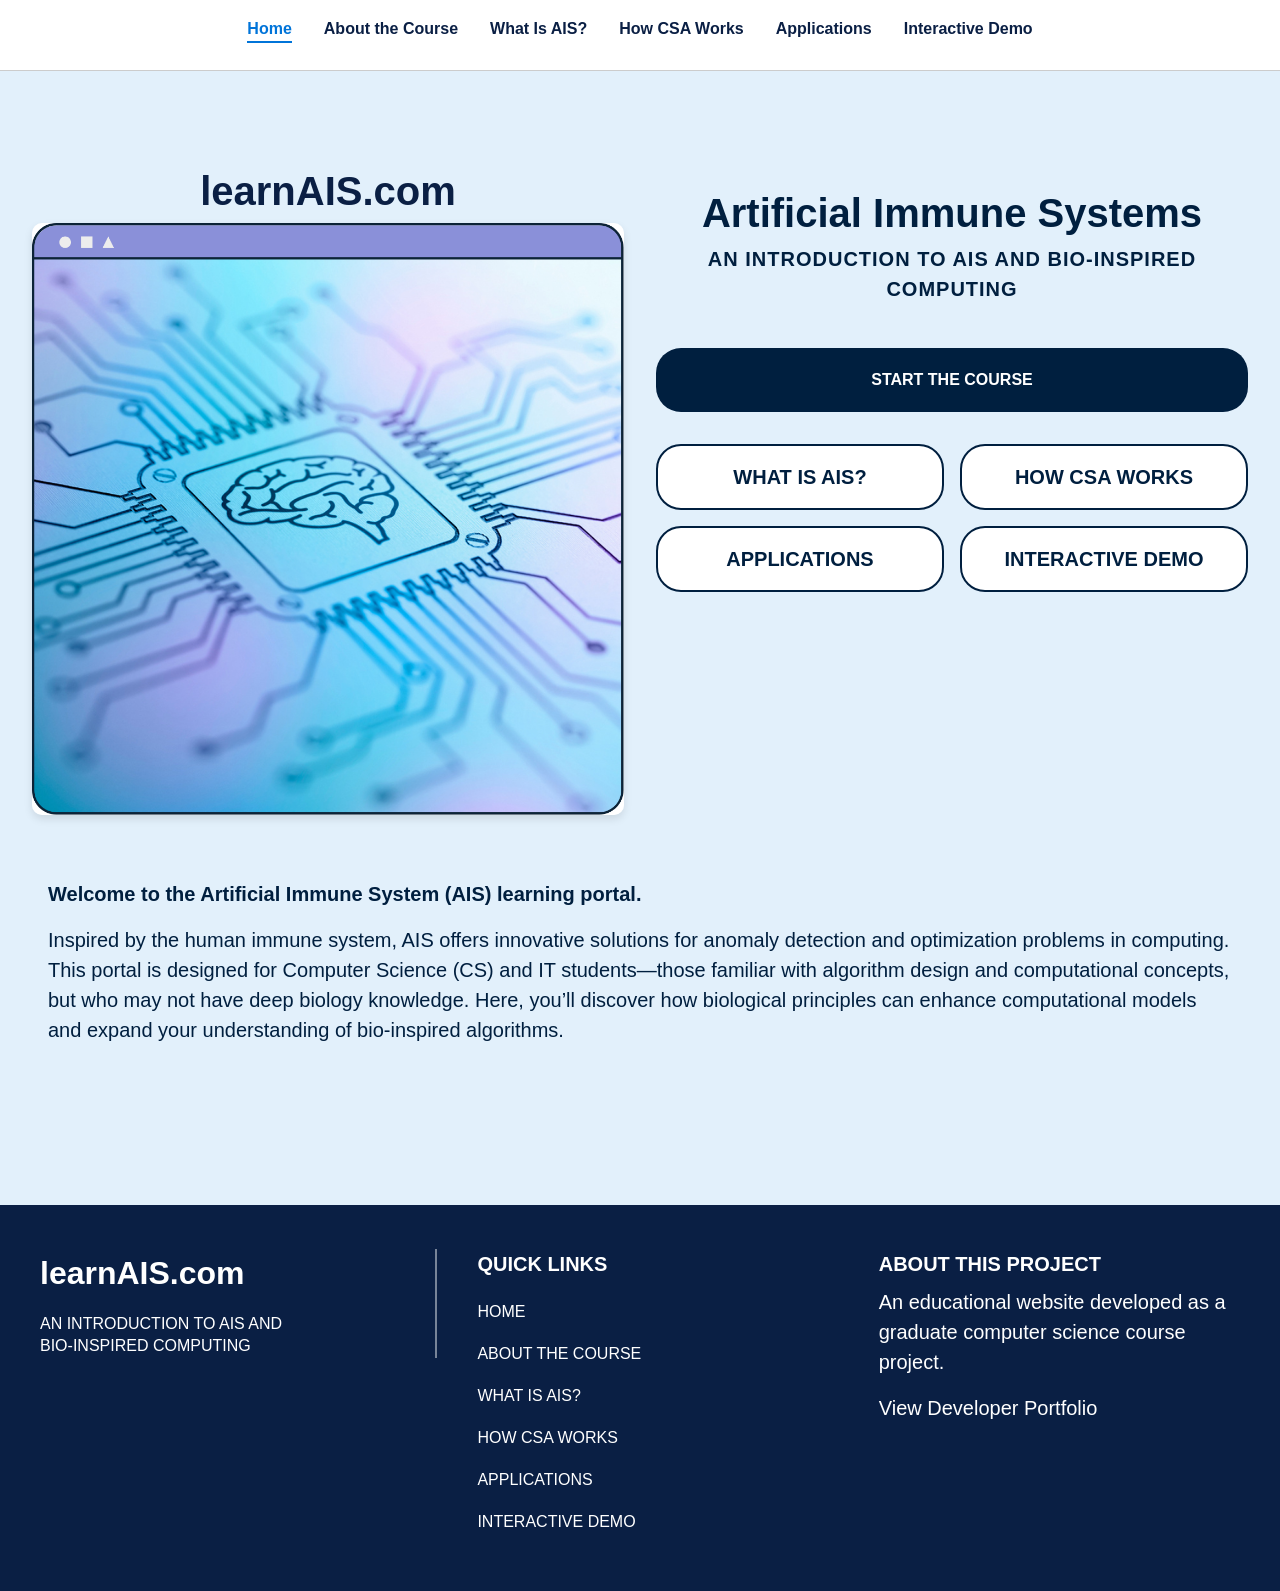
<file: index.html>
<!DOCTYPE html>
<html lang="en">
<head>
  <meta charset="UTF-8" />
  <meta name="viewport" content="width=device-width, initial-scale=1.0"/>
    <title>learnAIS.com – Home</title>
  <link rel="stylesheet" href="styles.css" />
</head>
<body>
  <!-- ───────────────────────────────────────────────────────────────────────────
       NAVIGATION BAR
       same as all other pages
  ─────────────────────────────────────────────────────────────────────────── -->
  <header class="site-header">
    <nav class="navbar">
      <ul class="nav-list">
        <li><a href="index.html"class="active">Home</a></li>
        <li><a href="about-the-course.html" >About the Course</a></li>
        <li><a href="what-is-ais.html">What Is AIS?</a></li>
        <li><a href="how-csa-works.html">How CSA Works</a></li>
        <li><a href="applications.html">Applications</a></li>
        <li><a href="interactive-demo.html">Interactive Demo</a></li>
      </ul>
    </nav>
  </header>

  <!-- ───────────────────────────────────────────────────────────────────────────
       MAIN CONTENT
  ─────────────────────────────────────────────────────────────────────────── -->

<main>
    <div class="container">
     <div class="inner">
      <section class="main-container">
    
        <!-- Left Side: Logo + Hero Image -->
        <div class="hero-left">
          <h1>learnAIS.com</h1>
          <img
            src="images/Image-Home.png"
            alt="Illustration of a circuit board with a brain icon"
          />
        </div>

        <!-- Right Side: Heading + Subtitle + Buttons -->
        <div class="hero-right">
          <div class="text-block">
            <h2>Artificial Immune Systems</h2>
            <h3>AN INTRODUCTION TO AIS AND BIO-INSPIRED COMPUTING</h3>
          </div>

          <!-- 1) START THE COURSE button – full width -->
          <div class="start-course-wrapper">
            <a href="about-the-course.html" class="btn-primary">
              START THE COURSE
            </a>
          </div>

          <!-- 2) Four secondary buttons arranged in a 2×2 grid -->
          <div class="secondary-buttons">
            <a href="what-is-ais.html" class="btn-secondary">WHAT IS AIS?</a>
            <a href="how-csa-works.html" class="btn-secondary">HOW CSA WORKS</a>
            <a href="applications.html" class="btn-secondary">APPLICATIONS</a>
            <a href="interactive-demo.html" class="btn-secondary">
              INTERACTIVE DEMO
            </a>
        </div>
      </div>


<!-- ====================================
     WELCOME PARAGRAPH
===================================== -->

<div class="container">
  <div class="hero-copy">
    <p class="intro-bold">
      Welcome to the Artificial Immune System (AIS) learning portal.
    </p>

    <p>
      Inspired by the human immune system, AIS offers innovative
      solutions for anomaly detection and optimization problems
      in computing. This portal is designed for Computer Science
      (CS) and IT students—those familiar with algorithm design
      and computational concepts, but who may not have deep
      biology knowledge. Here, you’ll discover how biological
      principles can enhance computational models and expand
      your understanding of bio-inspired algorithms.
    </p>
  </div>
</div>

      </section>
    </div>
  </div>
</main>


  <!-- ───────────────────────────────────────────────────────────────────────────
       FOOTER
       same as all other pages
  ─────────────────────────────────────────────────────────────────────────── -->
  <footer class="site-footer">
    <div class="footer-container">
      <div class="footer-logo-block">
        <span class="footer-logo-text">learnAIS.com</span>
        <p class="footer-tagline">AN INTRODUCTION TO AIS AND BIO-INSPIRED COMPUTING</p>
      </div>
      <div class="footer-quicklinks">
        <h3>QUICK LINKS</h3>
        <ul>
         <li><a href="index.html">HOME</a></li> 
         <li><a href="about-the-course.html">ABOUT THE COURSE</a></li>
          <li><a href="what-is-ais.html">WHAT IS AIS?</a></li>
          <li><a href="how-csa-works.html">HOW CSA WORKS</a></li>
          <li><a href="applications.html">APPLICATIONS</a></li>
          <li><a href="interactive-demo.html">INTERACTIVE DEMO</a></li>
        </ul>
      </div>
      
      <div class="footer-contact">
        <h3>ABOUT THIS PROJECT</h3>

        <p>
          An educational website developed as a
          graduate computer science course project.
        </p>

        <p>
          <a href="https://avenpacha.github.io/">
            View Developer Portfolio
          </a>
        </p>
      </div>
    </div>
  </footer>
</body>
</html>
</body>
</html>
</file>
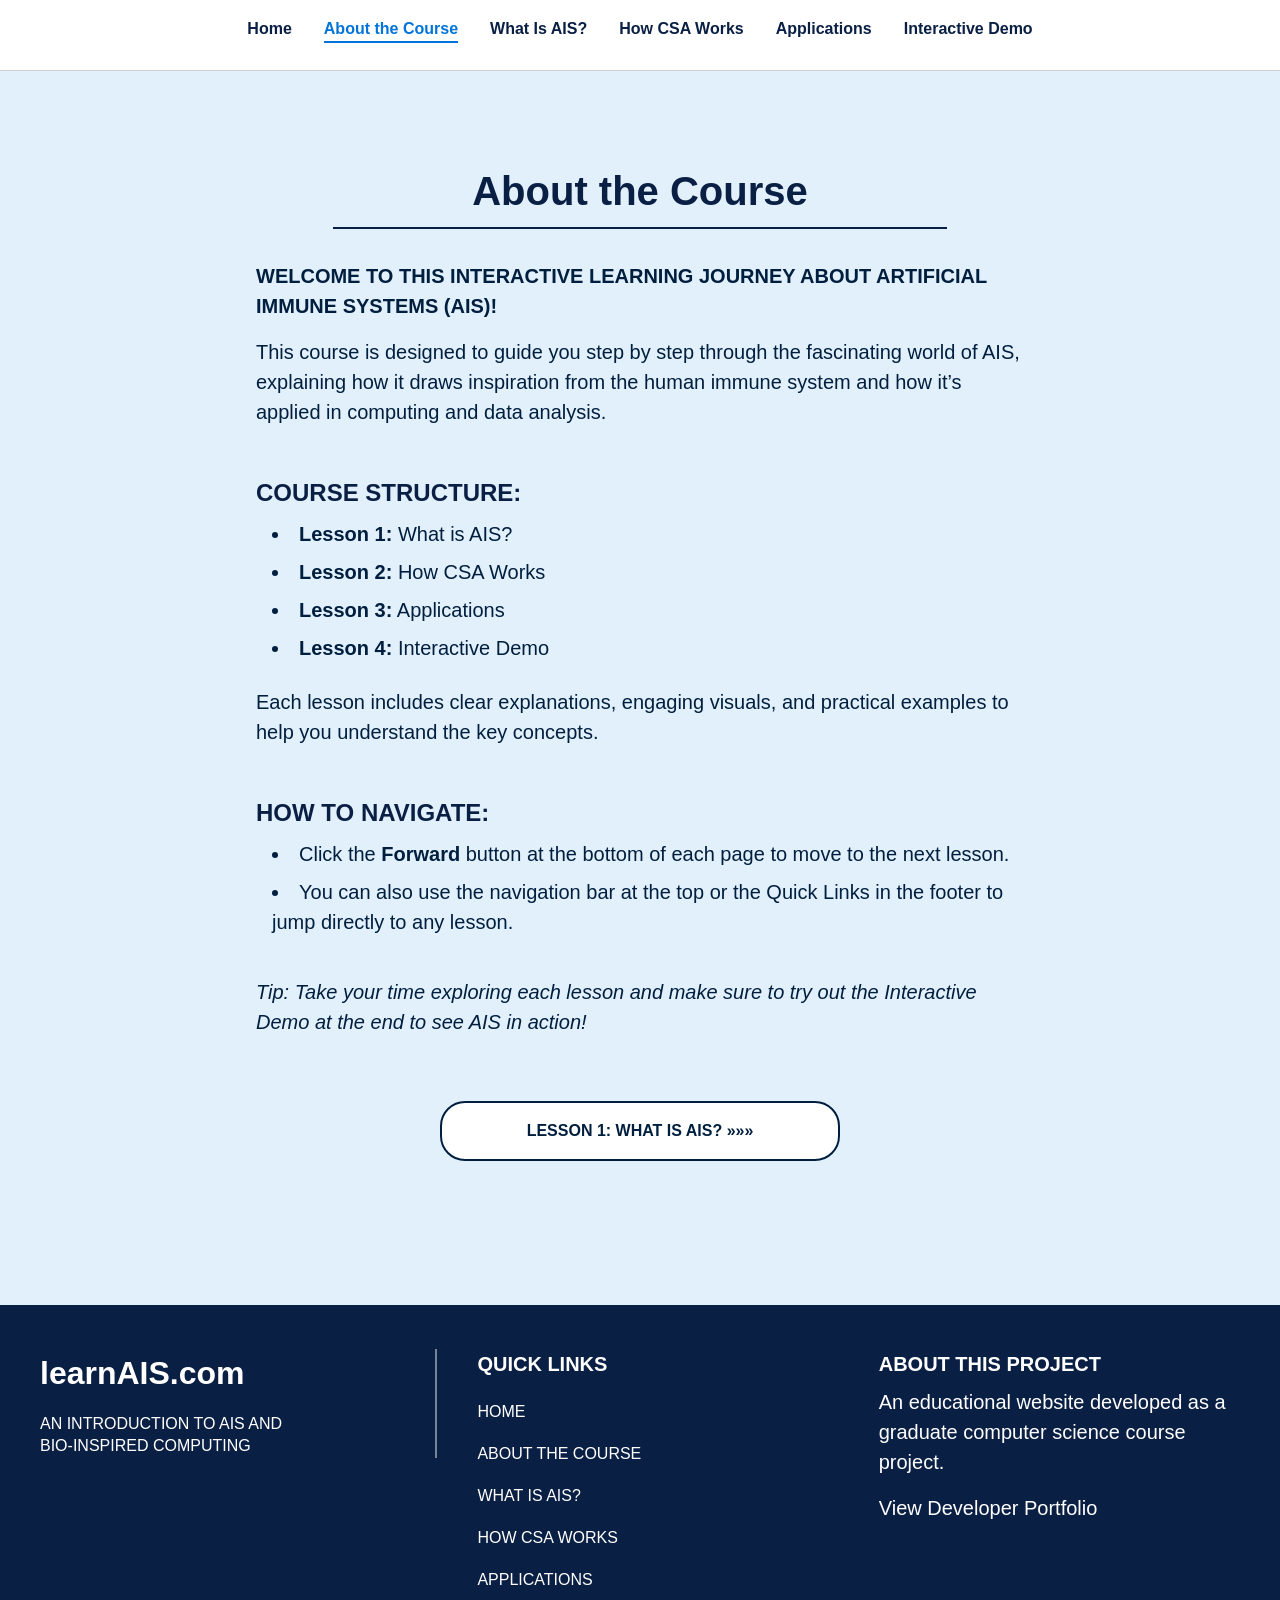
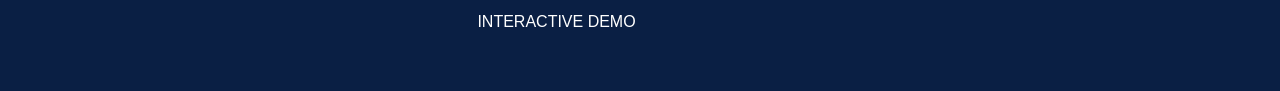
<file: about-the-course.html>
<!DOCTYPE html>
<html lang="en">
<head>
  <meta charset="UTF-8" />
  <meta name="viewport" content="width=device-width, initial-scale=1.0"/>
  <title>About the Course | learnAIS.com</title>
  <link rel="stylesheet" href="styles.css" />
</head>
<body>
  <!-- ───────────────────────────────────────────────────────────────────────────
       NAVIGATION BAR
       same as all other pages
  ─────────────────────────────────────────────────────────────────────────── -->
  <header class="site-header">
    <nav class="navbar">
      <ul class="nav-list">
        <li><a href="index.html">Home</a></li>
        <li><a href="about-the-course.html" class="active">About the Course</a></li>
        <li><a href="what-is-ais.html">What Is AIS?</a></li>
        <li><a href="how-csa-works.html">How CSA Works</a></li>
        <li><a href="applications.html">Applications</a></li>
        <li><a href="interactive-demo.html">Interactive Demo</a></li>
      </ul>
    </nav>
  </header>

  <!-- ───────────────────────────────────────────────────────────────────────────
       MAIN CONTENT
  ─────────────────────────────────────────────────────────────────────────── -->
  <main>
    <div class="container">
     <div class="inner">
      <section class="about-page">
    <section class="hero-section hero-single-col">
      <h1 class="page-title">About the Course</h1>
      <hr class="title-divider" />

      <div class="hero-copy">
        <p class="intro-bold">
          WELCOME TO THIS INTERACTIVE LEARNING JOURNEY ABOUT ARTIFICIAL IMMUNE SYSTEMS (AIS)!
        </p>
        <p>
          This course is designed to guide you step by step through the fascinating world of AIS,
          explaining how it draws inspiration from the human immune system and how it’s applied in
          computing and data analysis.
        </p>

        <h2 class="section-subtitle">COURSE STRUCTURE:</h2>
        <ul class="course-list">
          <li><strong>Lesson 1:</strong> What is AIS?</li>
          <li><strong>Lesson 2:</strong> How CSA Works</li>
          <li><strong>Lesson 3:</strong> Applications</li>
          <li><strong>Lesson 4:</strong> Interactive Demo</li>
        </ul>
        <p>
          Each lesson includes clear explanations, engaging visuals, and practical examples to help you
          understand the key concepts.
        </p>

        <h2 class="section-subtitle">HOW TO NAVIGATE:</h2>
        <ul class="course-list">
          <li>
            Click the <strong>Forward</strong> button at the bottom of each page to move to the next lesson.
          </li>
          <li>
            You can also use the navigation bar at the top or the Quick Links in the footer to jump
            directly to any lesson.
          </li>
        </ul>
        <p class="tip">
          Tip: Take your time exploring each lesson and make sure to try out the Interactive Demo at the
          end to see AIS in action!
        </p>

        <div class="forward-button-container">
          <a href="what-is-ais.html" class="btn-forward">
            LESSON 1: WHAT IS AIS? &#x00BB;&#x00BB;&#x00BB;
          </a>
        </div>
      </div>
    </section>
    </section>
    </div>
    </div>
  </main>

  <!-- ───────────────────────────────────────────────────────────────────────────
       FOOTER
       same as all other pages
  ─────────────────────────────────────────────────────────────────────────── -->
  <footer class="site-footer">
    <div class="footer-container">
      <div class="footer-logo-block">
        <span class="footer-logo-text">learnAIS.com</span>
        <p class="footer-tagline">AN INTRODUCTION TO AIS AND BIO-INSPIRED COMPUTING</p>
      </div>
      <div class="footer-quicklinks">
        <h3>QUICK LINKS</h3>
        <ul>
         <li><a href="index.html">HOME</a></li> 
         <li><a href="about-the-course.html">ABOUT THE COURSE</a></li>
          <li><a href="what-is-ais.html">WHAT IS AIS?</a></li>
          <li><a href="how-csa-works.html">HOW CSA WORKS</a></li>
          <li><a href="applications.html">APPLICATIONS</a></li>
          <li><a href="interactive-demo.html">INTERACTIVE DEMO</a></li>
        </ul>
      </div>
      
      <div class="footer-contact">
        <h3>ABOUT THIS PROJECT</h3>

        <p>
          An educational website developed as a
          graduate computer science course project.
        </p>

        <p>
          <a href="https://avenpacha.github.io/">
            View Developer Portfolio
          </a>
        </p>
      </div>
    </div>
  </footer>
</body>
</html>
</body>
</html>
</file>
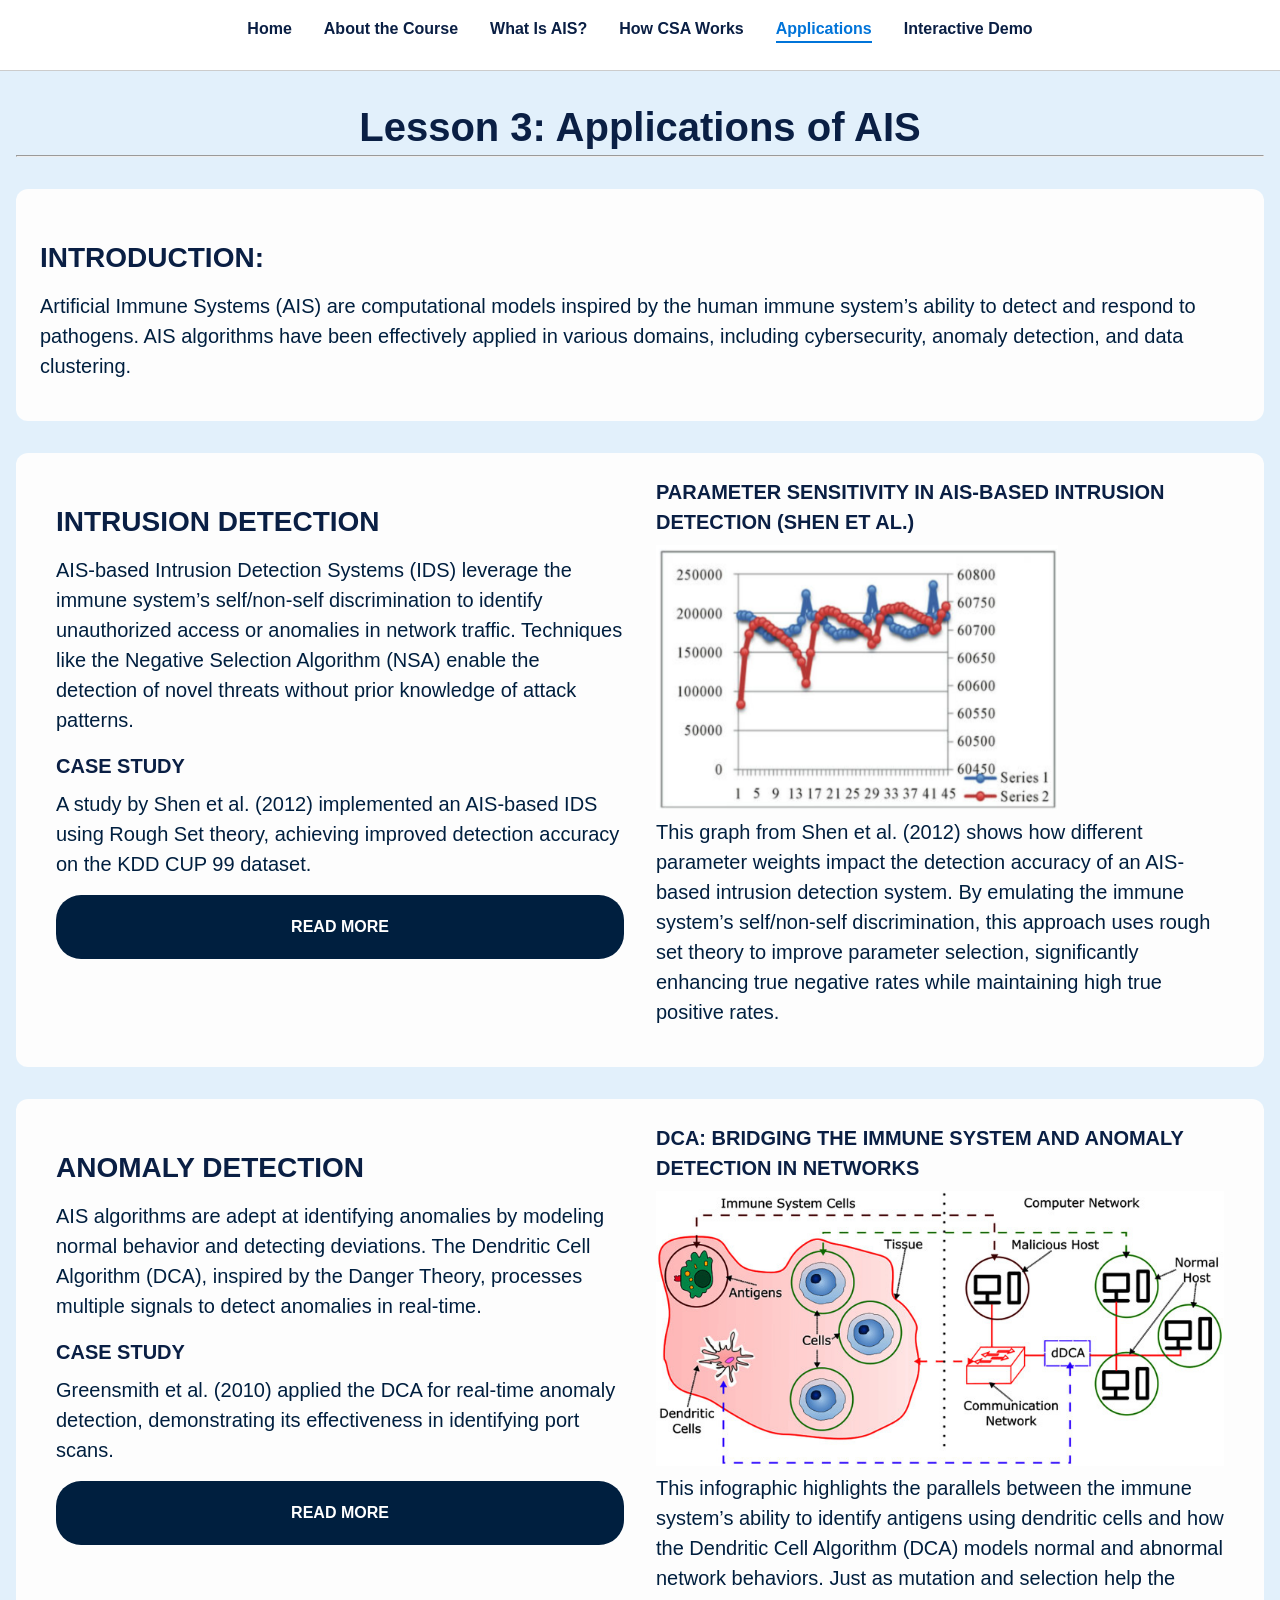
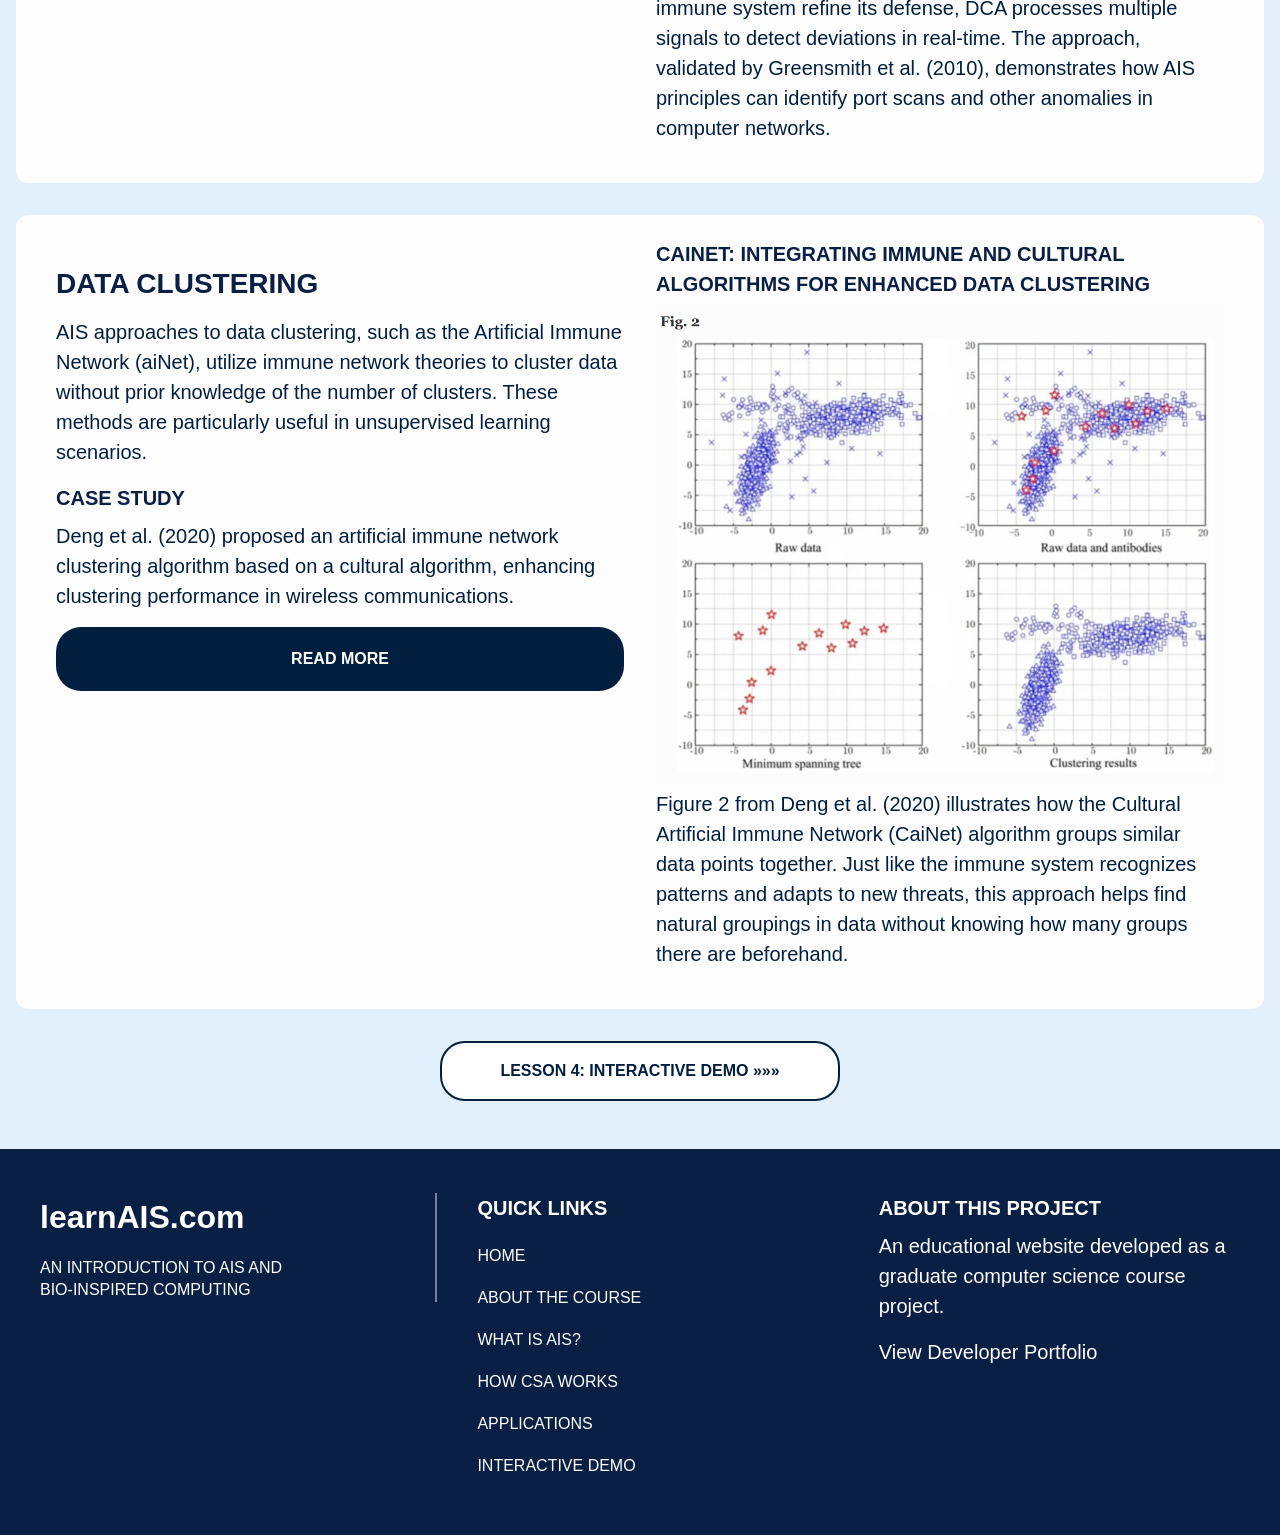
<file: applications.html>
<!DOCTYPE html>
<html lang="en">
<head>
  <meta charset="UTF-8" />
  <meta name="viewport" content="width=device-width, initial-scale=1.0" />
  <title>learnAIS.com – Applications</title>
  <link rel="stylesheet" href="styles.css" />
</head>
<body>
  <!-- ───────────────────────────────────────────────────────────────────────────
       NAVIGATION BAR  (same as all other pages)
  ─────────────────────────────────────────────────────────────────────────── -->
  <header class="site-header">
    <nav class="navbar">
      <ul class="nav-list">
        <li><a href="index.html">Home</a></li>
        <li><a href="about-the-course.html">About the Course</a></li>
        <li><a href="what-is-ais.html">What Is AIS?</a></li>
        <li><a href="how-csa-works.html">How CSA Works</a></li>
        <li><a href="applications.html" class="active">Applications</a></li>
        <li><a href="interactive-demo.html">Interactive Demo</a></li>
      </ul>
    </nav>
  </header>

  <!-- ───────────────────────────────────────────────────────────────────────────
       HEADER / PAGE TITLE
  ─────────────────────────────────────────────────────────────────────────── -->
  <header class="page-header">
    <div class="container">
      <h1 class="page-title">Lesson 3: Applications of AIS</h1>
      <hr class="title-underline" />
    </div>
  </header>

  <!-- ───────────────────────────────────────────────────────────────────────────
       MAIN CONTENT
  ─────────────────────────────────────────────────────────────────────────── -->
  <main class="container">
    <!-- ======================
         INTRODUCTION SECTION
         ====================== -->
    <div class="section-backdrop">
      <h2>INTRODUCTION:</h2>
      <p>
        Artificial Immune Systems (AIS) are computational models inspired by the human immune
        system’s ability to detect and respond to pathogens. AIS algorithms have been effectively
        applied in various domains, including cybersecurity, anomaly detection, and data clustering.
      </p>
    </div>

    <!-- ======================
         INTRUSION DETECTION BLOCK
         ====================== -->
   <div class="section-backdrop">
      <div class="row">
        <!-- LEFT COLUMN -->
        <div class="left-col">
          <h2>INTRUSION DETECTION</h2>
          <p>
            AIS-based Intrusion Detection Systems (IDS) leverage the immune system’s
            self/non-self discrimination to identify unauthorized access or anomalies in
            network traffic. Techniques like the Negative Selection Algorithm (NSA)
            enable the detection of novel threats without prior knowledge of attack patterns.
          </p>
          <h3>CASE STUDY</h3>
          <p>
            A study by Shen et al. (2012) implemented an AIS-based IDS using Rough Set theory,
            achieving improved detection accuracy on the KDD CUP 99 dataset.
          </p>
            <a href="https://www.scirp.org/journal/paperinformation?paperid=17496"class="btn-primary">
              READ MORE
            </a>
        </div>

    

        <!-- RIGHT COLUMN -->
        <div class="right-col">
          <h3>PARAMETER SENSITIVITY IN AIS-BASED INTRUSION DETECTION (SHEN ET AL.)</h3>
          <img
            src="images/Image-applications-A.png"
            alt="Parameter Sensitivity Graph"
            class="responsive-img"
          />
          <p>
            This graph from Shen et al. (2012) shows how different parameter weights impact the
            detection accuracy of an AIS-based intrusion detection system. By emulating the immune
            system’s self/non-self discrimination, this approach uses rough set theory to improve
            parameter selection, significantly enhancing true negative rates while maintaining
            high true positive rates.
          </p>
        </div>
      </div>
    </div>

    <!-- ======================
         ANOMALY DETECTION BLOCK
         ====================== -->
    <div class="section-backdrop">
      <div class="row">
        <!-- LEFT COLUMN -->
        <div class="left-col">
          <h2>ANOMALY DETECTION</h2>
          <p>
            AIS algorithms are adept at identifying anomalies by modeling normal behavior and
            detecting deviations. The Dendritic Cell Algorithm (DCA), inspired by the Danger Theory,
            processes multiple signals to detect anomalies in real-time.
          </p>
          <h3>CASE STUDY</h3>
          <p>
            Greensmith et al. (2010) applied the DCA for real-time anomaly detection,
            demonstrating its effectiveness in identifying port scans.
          </p>
          <a href="https://arxiv.org/abs/1001.2411"class="btn-primary">
              READ MORE
            </a>
        </div>

        <!-- RIGHT COLUMN -->
        <div class="right-col">
          <h3>DCA: BRIDGING THE IMMUNE SYSTEM AND ANOMALY DETECTION IN NETWORKS</h3>
          <img
            src="images/Image-applications-B.png"
            alt="DCA Infographic"
            class="responsive-img"
          />
          <p>
            This infographic highlights the parallels between the immune system’s ability to identify
            antigens using dendritic cells and how the Dendritic Cell Algorithm (DCA) models normal
            and abnormal network behaviors. Just as mutation and selection help the immune system
            refine its defense, DCA processes multiple signals to detect deviations in real-time.
            The approach, validated by Greensmith et al. (2010), demonstrates how AIS principles can
            identify port scans and other anomalies in computer networks.
          </p>
        </div>
      </div>
    </div>

    <!-- ======================
         DATA CLUSTERING BLOCK
         ====================== -->
    <div class="section-backdrop">
      <div class="row">
        <!-- LEFT COLUMN -->
        <div class="left-col">
          <h2>DATA CLUSTERING</h2>
          <p>
            AIS approaches to data clustering, such as the Artificial Immune Network (aiNet),
            utilize immune network theories to cluster data without prior knowledge of the number
            of clusters. These methods are particularly useful in unsupervised learning scenarios.
          </p>
          <h3>CASE STUDY</h3>
          <p>
            Deng et al. (2020) proposed an artificial immune network clustering algorithm based
            on a cultural algorithm, enhancing clustering performance in wireless communications.
          </p>
          <a href="https://jwcn-eurasipjournals.springeropen.com/articles/10.1186/s13638-020-01779-1"class="btn-primary">
              READ MORE
            </a>
        </div>

        <!-- RIGHT COLUMN -->
        <div class="right-col">
          <h3>CAINET: INTEGRATING IMMUNE AND CULTURAL ALGORITHMS FOR ENHANCED DATA CLUSTERING</h3>
          <img
            src="images/Image-applications-C.png"
            alt="CaiNet Clustering Figure"
            class="responsive-img"
          />
          <p>
            Figure 2 from Deng et al. (2020) illustrates how the Cultural Artificial Immune Network
            (CaiNet) algorithm groups similar data points together. Just like the immune system
            recognizes patterns and adapts to new threats, this approach helps find natural groupings
            in data without knowing how many groups there are beforehand.
          </p>
        </div>
      </div>
    </div>

    <!-- LESSON NAVIGATION / FORWARD BUTTON -->
    <div class="forward-button-container">
      <a href="interactive-demo.html" class="btn-forward">
        LESSON 4: INTERACTIVE DEMO »»»
      </a>
    </div>
  </main>

  <!-- ─────────────────────────────────────────────────────────────────────────── 
       FOOTER  (same as all other pages)
  ─────────────────────────────────────────────────────────────────────────── -->
   <footer class="site-footer">
    <div class="footer-container">
      <div class="footer-logo-block">
        <span class="footer-logo-text">learnAIS.com</span>
        <p class="footer-tagline">AN INTRODUCTION TO AIS AND BIO-INSPIRED COMPUTING</p>
      </div>
      <div class="footer-quicklinks">
        <h3>QUICK LINKS</h3>
        <ul>
         <li><a href="index.html">HOME</a></li> 
         <li><a href="about-the-course.html">ABOUT THE COURSE</a></li>
          <li><a href="what-is-ais.html">WHAT IS AIS?</a></li>
          <li><a href="how-csa-works.html">HOW CSA WORKS</a></li>
          <li><a href="applications.html">APPLICATIONS</a></li>
          <li><a href="interactive-demo.html">INTERACTIVE DEMO</a></li>
        </ul>
      </div>
      
      <div class="footer-contact">
        <h3>ABOUT THIS PROJECT</h3>

        <p>
          An educational website developed as a
          graduate computer science course project.
        </p>

        <p>
          <a href="https://avenpacha.github.io/">
            View Developer Portfolio
          </a>
        </p>
      </div>
    </div>
  </footer>
</body>
</html>
</body>
</html>
</file>
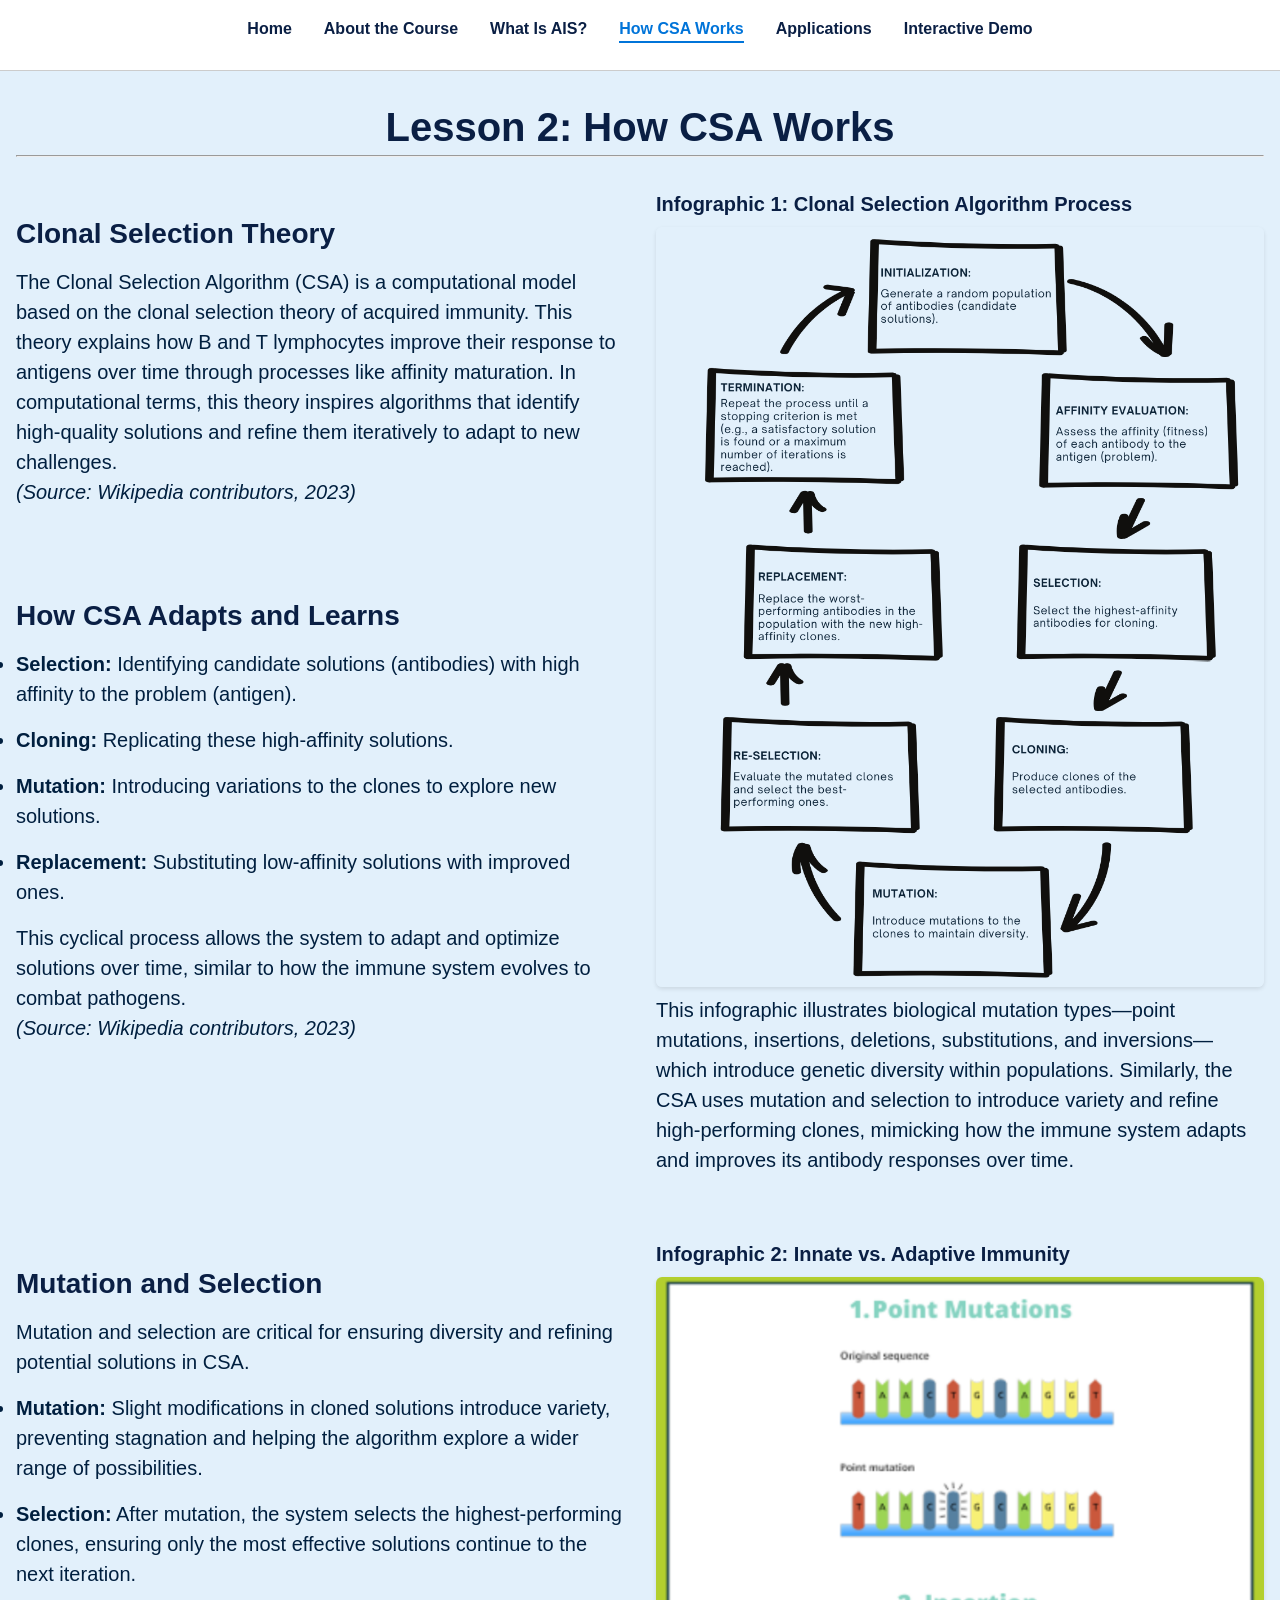
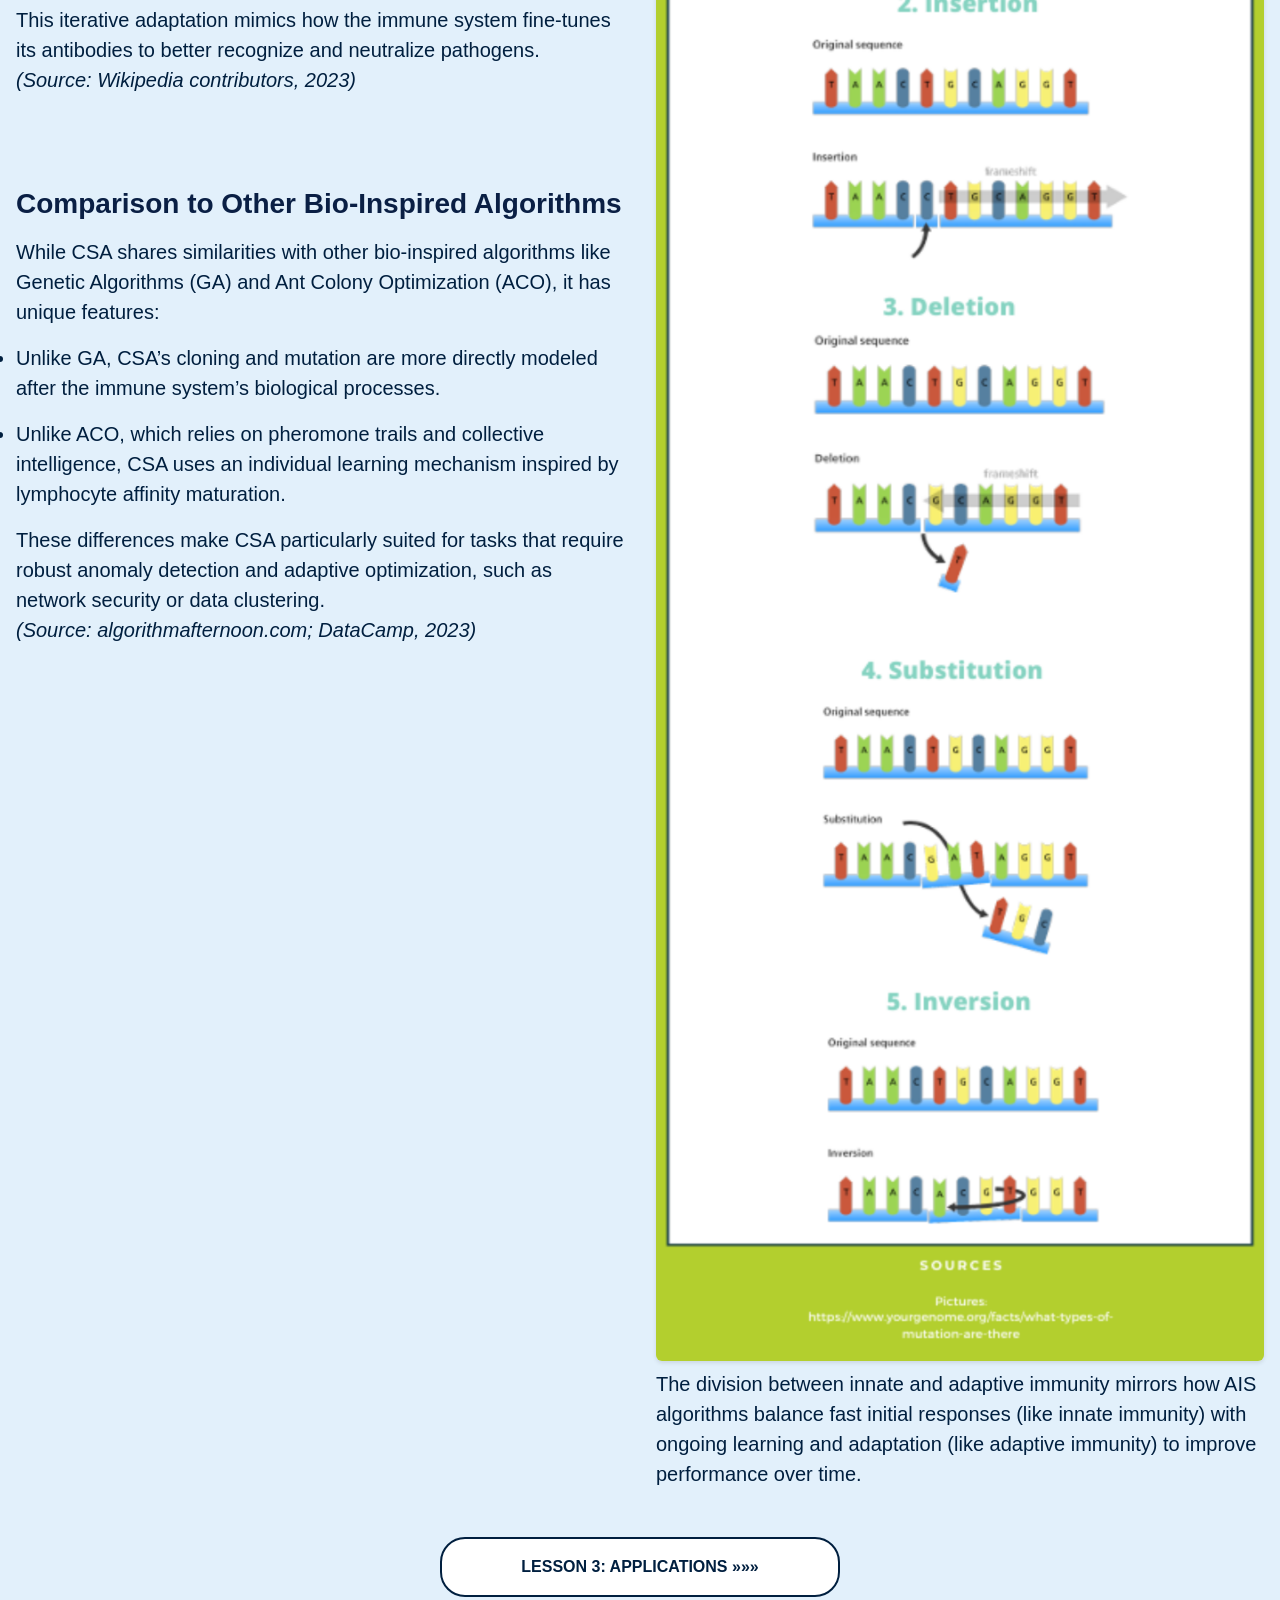
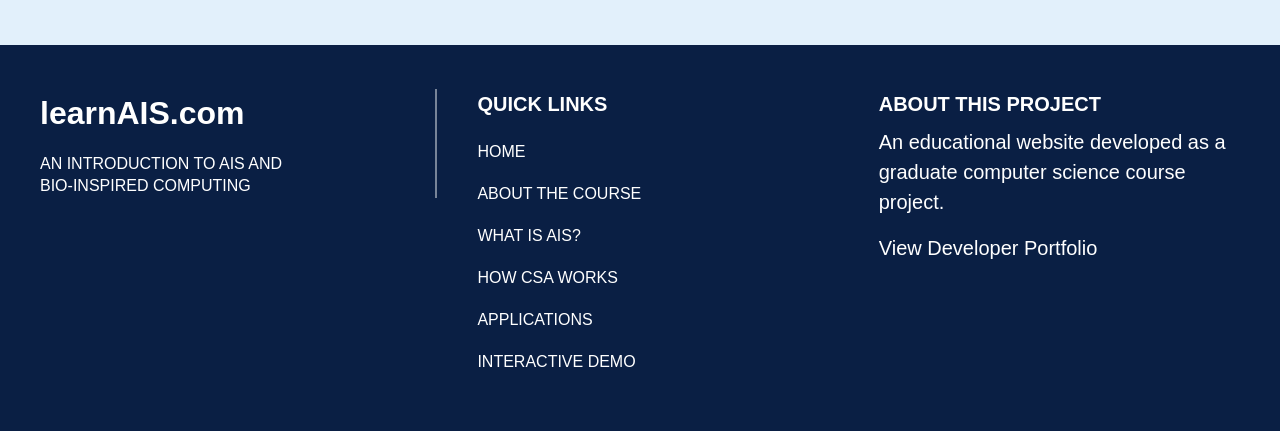
<file: how-csa-works.html>
<!DOCTYPE html>
<html lang="en">
<head>
  <meta charset="UTF-8" />
  <meta name="viewport" content="width=device-width, initial-scale=1.0" />
  <title>learnAIS.com – How CSA Works</title>
  <link rel="stylesheet" href="styles.css" />
</head>
<body>
  <!-- ───────────────────────────────────────────────────────────────────────────
       NAVIGATION BAR
       same as all other pages
  ─────────────────────────────────────────────────────────────────────────── -->
  <header class="site-header">
    <nav class="navbar">
      <ul class="nav-list">
        <li><a href="index.html">Home</a></li>
        <li><a href="about-the-course.html">About the Course</a></li>
        <li><a href="what-is-ais.html">What Is AIS?</a></li>
        <li><a href="how-csa-works.html" class="active">How CSA Works</a></li>
        <li><a href="applications.html">Applications</a></li>
        <li><a href="interactive-demo.html">Interactive Demo</a></li>
      </ul>
    </nav>
  </header>

 <!-- ───────────────────────────────────────────────────────────────────────────
       MAIN CONTENT
  ─────────────────────────────────────────────────────────────────────────── -->
  
  
   <!-- ======================
       HEADER / PAGE TITLE
       ====================== -->

  <header class="page-header">
    <div class="container">
      <h1 class="page-title">Lesson 2: How CSA Works</h1>
      <hr class="title-underline" />
    </div>
  </header>

    <!-- ======================
       MAIN CONTENT AREA
       ====================== -->
   <main class="container">
  <div class="content-grid">
           <!-- ROW 1, COL 1: FIRST TWO PARAGRAPHS -->
      <div class="item--intro">
        <!-- Clonal Selection Theory -->
          <h2>Clonal Selection Theory</h2>
          <p>
            The Clonal Selection Algorithm (CSA) is a computational model based on the 
            clonal selection theory of acquired immunity. This theory explains how B and 
            T lymphocytes improve their response to antigens over time through processes 
            like affinity maturation. In computational terms, this theory inspires algorithms 
            that identify high-quality solutions and refine them iteratively to adapt to new 
            challenges.
            <br />
            <em>(Source: Wikipedia contributors, 2023)</em>
          </p>
          <br />
          <br />
          <h2>How CSA Adapts and Learns</h2>
          <ul>
            <li><strong>Selection:</strong> Identifying candidate solutions (antibodies) with high affinity to the problem (antigen).</li>
            <li><strong>Cloning:</strong> Replicating these high-affinity solutions.</li>
            <li><strong>Mutation:</strong> Introducing variations to the clones to explore new solutions.</li>
            <li><strong>Replacement:</strong> Substituting low-affinity solutions with improved ones.</li>
          </ul>
          <p>
            This cyclical process allows the system to adapt and optimize solutions over time, similar to how the immune system evolves to combat pathogens.
            <br />
            <em>(Source: Wikipedia contributors, 2023)</em>
          </p>
        </div>

        <!-- ROW 1, COL 2: Infographic 1 -->
      <div class="item--infographic1">
         <h3>Infographic 1: Clonal Selection Algorithm Process</h3>
      <div class="infographic-image">
        <img
          src="images/Image-how-csa-works-A.png"
          alt="Infographic: Clonal Selection Algorithm Process" />
        </div>
        <p class="infographic-caption">
          This infographic illustrates biological mutation types—point mutations, insertions, deletions, substitutions, and inversions—which introduce genetic diversity within populations. Similarly, the CSA uses mutation and selection to introduce variety and refine high-performing clones, mimicking how the immune system adapts and improves its antibody responses over time.
        </p>
      </div>

        <!-- ROW 2, COL 1: LAST TWO PARAGRAPHS -->
         <div class="item--features">
          <h2>Mutation and Selection</h2>
          <p>
            Mutation and selection are critical for ensuring diversity and refining potential solutions in CSA.
          </p>
          <ul>
            <li><strong>Mutation:</strong> Slight modifications in cloned solutions introduce variety, preventing stagnation and helping the algorithm explore a wider range of possibilities.</li>
            <li><strong>Selection:</strong> After mutation, the system selects the highest-performing clones, ensuring only the most effective solutions continue to the next iteration.</li>
          </ul>
          <p>
            This iterative adaptation mimics how the immune system fine-tunes its antibodies to better recognize and neutralize pathogens.
            <br />
            <em>(Source: Wikipedia contributors, 2023)</em>
          </p>
        <br />
        <br />
        <h2>Comparison to Other Bio-Inspired Algorithms</h2>
          <p>
            While CSA shares similarities with other bio-inspired algorithms like Genetic Algorithms (GA) and Ant Colony Optimization (ACO), it has unique features:
          </p>
          <ul>
            <li>Unlike GA, CSA’s cloning and mutation are more directly modeled after the immune system’s biological processes.</li>
            <li>Unlike ACO, which relies on pheromone trails and collective intelligence, CSA uses an individual learning mechanism inspired by lymphocyte affinity maturation.</li>
          </ul>
          <p>
            These differences make CSA particularly suited for tasks that require robust anomaly detection and adaptive optimization, such as network security or data clustering.
            <br />
            <em>(Source: algorithmafternoon.com; DataCamp, 2023)</em>
          </p>
      </div>

      <!-- ROW 2, COL 2: Infographic 2 -->
    <div class="item--infographic2">
      <h3>Infographic 2: Innate vs. Adaptive Immunity</h3>
      <div class="infographic-image">
        <img
          src="images/Image-how-csa-works-B.png"
          alt="Illustration of biological mutations"
        />
      </div>
      <p class="infographic-caption">
        The division between innate and adaptive immunity mirrors how AIS
        algorithms balance fast initial responses (like innate immunity) with
        ongoing learning and adaptation (like adaptive immunity) to improve
        performance over time.
      </p>
    </div>
    </div>



    <!-- LESSON NAVIGATION / FORWARD BUTTON -->
    <div class="forward-button-container">
      <a href="applications.html" class="btn-forward">
        LESSON 3: APPLICATIONS &#x00BB;&#x00BB;&#x00BB;
      </a>
    </div>
  </main>

  <!-- ─────────────────────────────────────────────────────────────────────────── 
       FOOTER
       same as all other pages
  ─────────────────────────────────────────────────────────────────────────── -->
   <footer class="site-footer">
    <div class="footer-container">
      <div class="footer-logo-block">
        <span class="footer-logo-text">learnAIS.com</span>
        <p class="footer-tagline">AN INTRODUCTION TO AIS AND BIO-INSPIRED COMPUTING</p>
      </div>
      <div class="footer-quicklinks">
        <h3>QUICK LINKS</h3>
        <ul>
         <li><a href="index.html">HOME</a></li> 
         <li><a href="about-the-course.html">ABOUT THE COURSE</a></li>
          <li><a href="what-is-ais.html">WHAT IS AIS?</a></li>
          <li><a href="how-csa-works.html">HOW CSA WORKS</a></li>
          <li><a href="applications.html">APPLICATIONS</a></li>
          <li><a href="interactive-demo.html">INTERACTIVE DEMO</a></li>
        </ul>
      </div>
      
      <div class="footer-contact">
        <h3>ABOUT THIS PROJECT</h3>

        <p>
          An educational website developed as a
          graduate computer science course project.
        </p>

        <p>
          <a href="https://avenpacha.github.io/">
            View Developer Portfolio
          </a>
        </p>
      </div>
    </div>
  </footer>
</body>
</html>
</body>
</html>
</file>
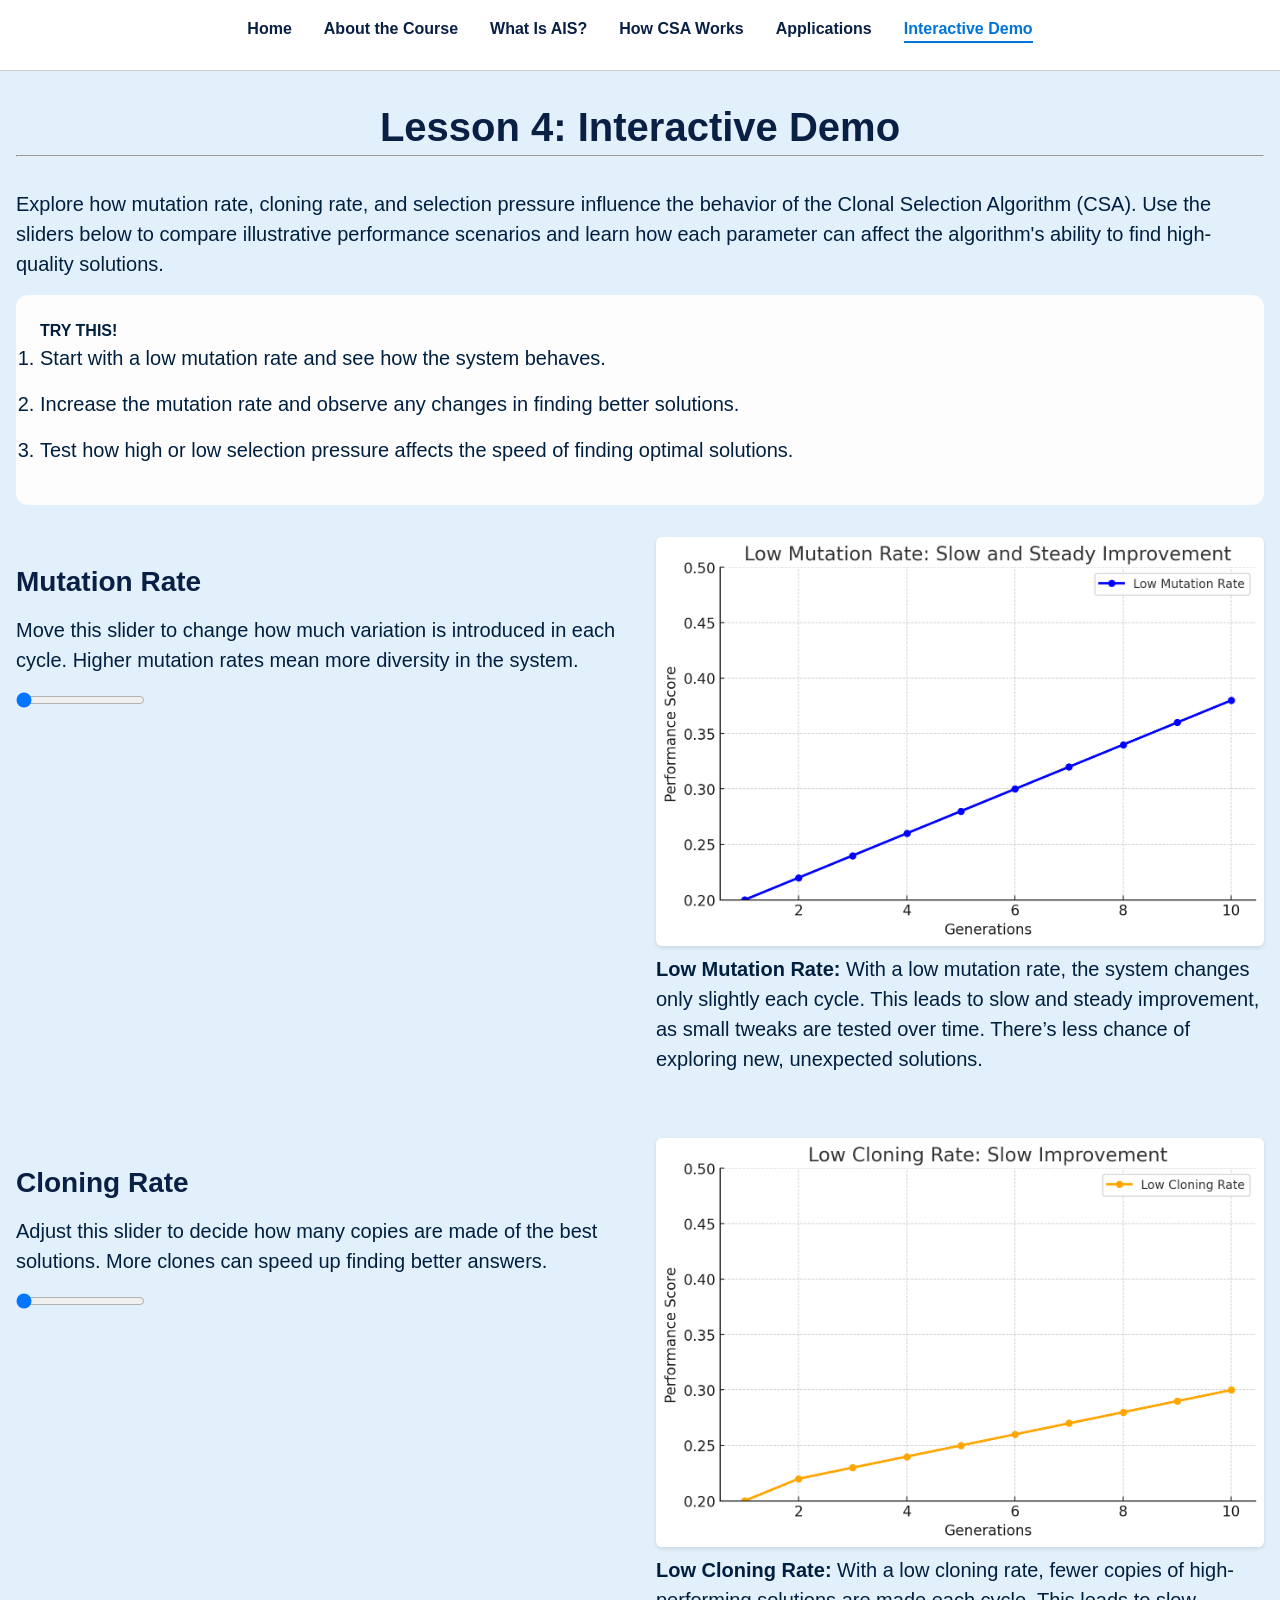
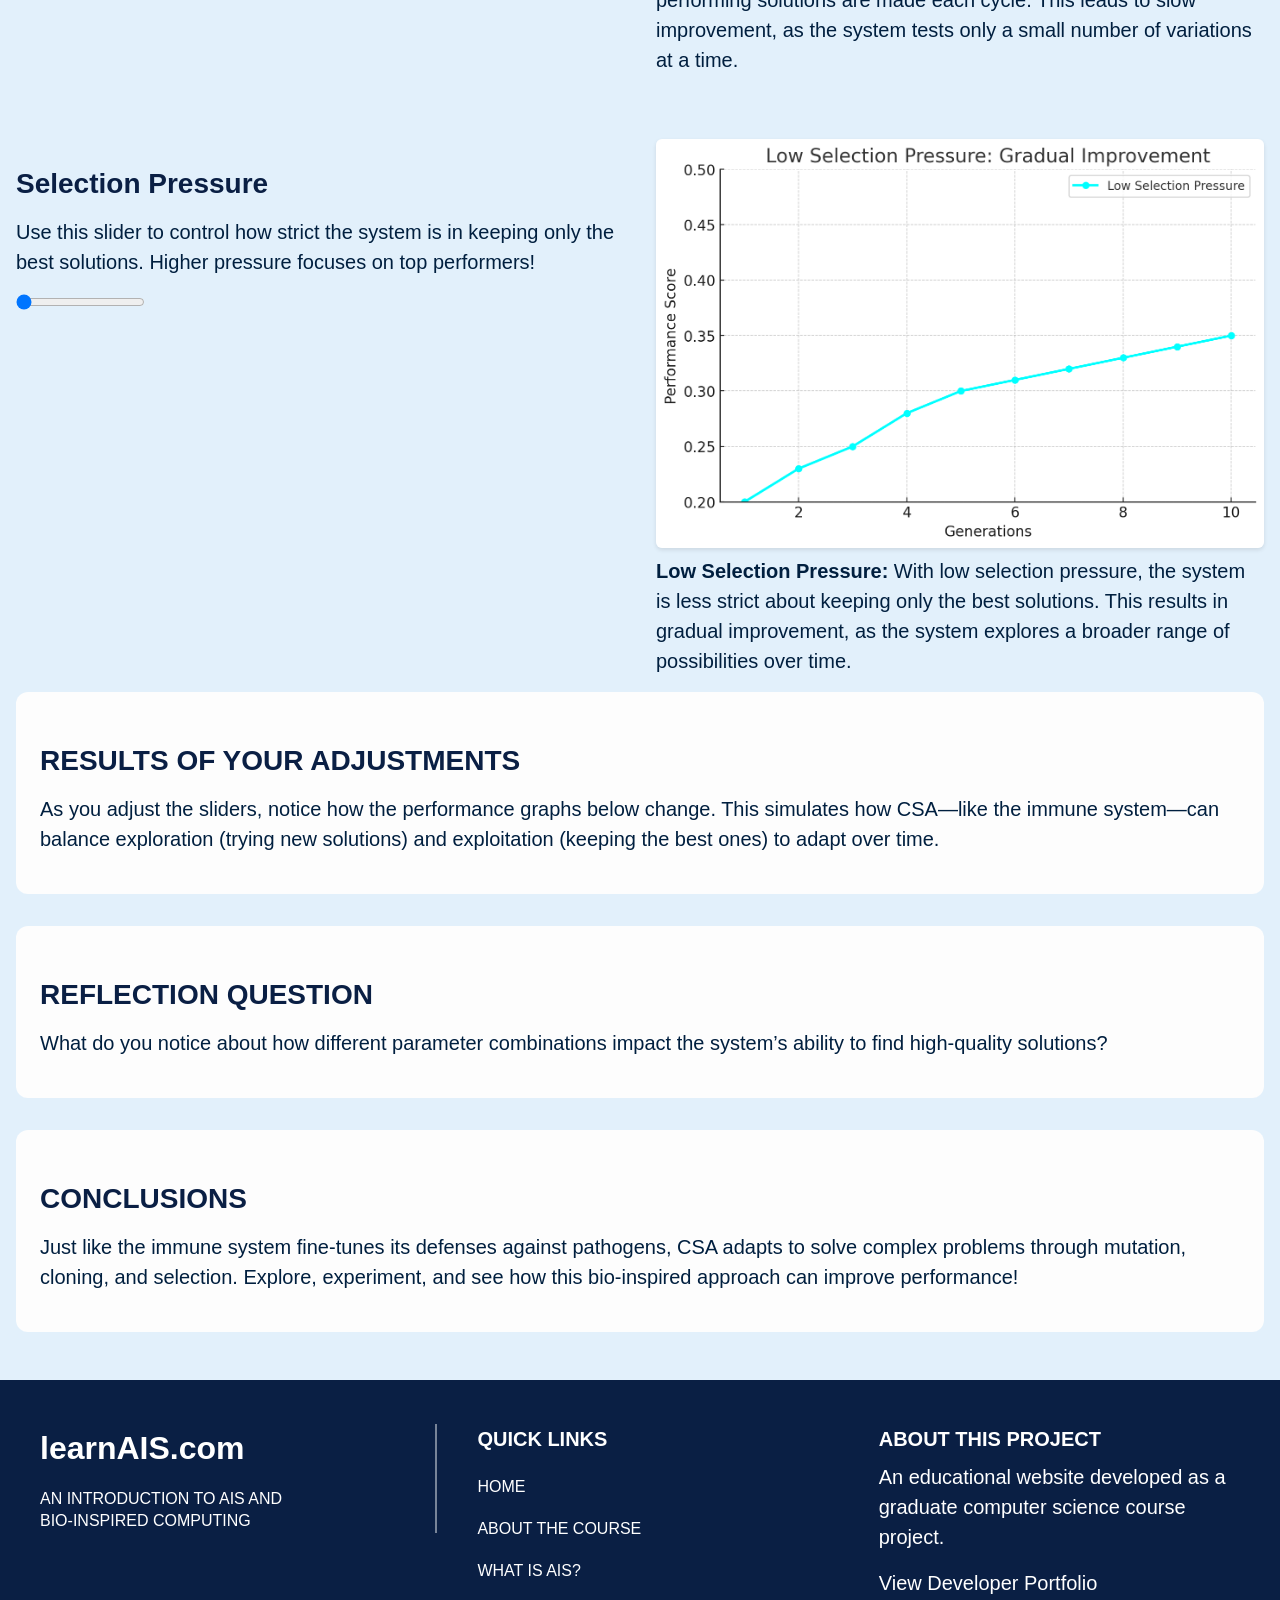
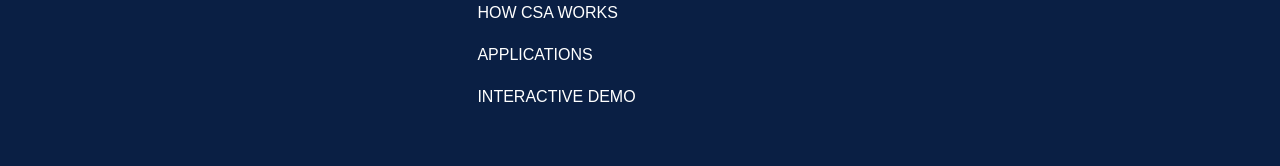
<file: interactive-demo.html>
<!DOCTYPE html>
<html lang="en">
<head>
  <meta charset="UTF-8" />
  <meta name="viewport" content="width=device-width, initial-scale=1.0" />
  <title>learnAIS.com – Interactive Demo</title>
  <link rel="stylesheet" href="styles.css" />
</head>
<body>
  <!-- ───────────────────────────────────────────────────────────────────────────
       NAVIGATION BAR  (same as all other pages)
  ─────────────────────────────────────────────────────────────────────────── -->
  <header class="site-header">
    <nav class="navbar">
      <ul class="nav-list">
        <li><a href="index.html">Home</a></li>
        <li><a href="about-the-course.html">About the Course</a></li>
        <li><a href="what-is-ais.html">What Is AIS?</a></li>
        <li><a href="how-csa-works.html">How CSA Works</a></li>
        <li><a href="applications.html">Applications</a></li>
        <li><a href="interactive-demo.html" class="active">Interactive Demo</a></li>
      </ul>
    </nav>
  </header>

  <!-- ───────────────────────────────────────────────────────────────────────────
       HEADER / PAGE TITLE
  ─────────────────────────────────────────────────────────────────────────── -->
  <header class="page-header">
    <div class="container">
      <h1 class="page-title">Lesson 4: Interactive Demo</h1>
      <hr class="title-underline" />
    </div>
  </header>

  <!-- ───────────────────────────────────────────────────────────────────────────
       MAIN CONTENT
  ─────────────────────────────────────────────────────────────────────────── -->
  <main class="container">
    <!-- Introductory paragraph -->
    
    <p>
      Explore how mutation rate, cloning rate, and selection pressure
      influence the behavior of the Clonal Selection Algorithm (CSA).
      Use the sliders below to compare illustrative performance
      scenarios and learn how each parameter can affect the
      algorithm's ability to find high-quality solutions.
    </p>

    <!-- TRY THIS! block -->
    <div class="section-backdrop">
      <div class="try-this">
        <strong>TRY THIS!</strong>
        <ol>
          <li>Start with a low mutation rate and see how the system behaves.</li>
          <li>Increase the mutation rate and observe any changes in finding better solutions.</li>
          <li>Test how high or low selection pressure affects the speed of finding optimal solutions.</li>
        </ol>
      </div>
    </div>

  <div class="content-grid">
    <!-- ROW 1, COL 1: Mutation Rate -->
    <div class="item--intro">
      <h2>Mutation Rate</h2>
      <p>
        Move this slider to change how much variation is introduced in each cycle.
        Higher mutation rates mean more diversity in the system.
      </p>
          <input
            type="range"
            id="mutation-slider"
            class="slider"
            min="1"
            max="3"
            step="1"
            value="1"
          />
    </div>
     
     <!-- ROW 1, COL 2: Mutation Graph -->
    <div class="item--infographic1">
      <div class="infographic-image">
            <img
              id="mutation-graph"
              src="images/mutation-low.png"
              alt="Mutation Rate Graph"
            />
          </div>
          <div class="info-box">
            <p id="mutation-text">
              <strong>Low Mutation Rate:</strong> With a low mutation rate, the system changes only slightly each cycle. This leads to slow and steady improvement, as small tweaks are tested over time. There’s less chance of exploring new, unexpected solutions.
            </p>
        </div>
        </div>

      <!-- ROW 2, COL 1: Cloning Rate -->
    <div class="item--features">
      <h2>Cloning Rate</h2>
      <p>
            Adjust this slider to decide how many copies are made of the best solutions.
            More clones can speed up finding better answers.
          </p>
          <input
            type="range"
            id="cloning-slider"
            class="slider"
            min="1"
            max="3"
            step="1"
            value="1"
          />
        </div>

    <!-- ROW 2, COL 2: Cloning Graph -->
    <div class="item--infographic2">
      <div class="infographic-image">
            <img
              id="cloning-graph"
              src="images/cloning-low.png"
              alt="Cloning Rate Graph"
            />
          </div>
          <div class="info-box">
            <p id="cloning-text">
              <strong>Low Cloning Rate:</strong> With a low cloning rate, fewer copies of high-performing solutions are made each cycle. This leads to slow improvement, as the system tests only a small number of variations at a time.
            </p>
          </div>
          </div>

      <!-- ROW 3, COL 1: Selection -->
    <div class="item--bio">
      <h2>Selection Pressure</h2>
      <p>
        Use this slider to control how strict the system is in keeping only the best solutions.
        Higher pressure focuses on top performers!
      </p>
      <input
            type="range"
            id="selection-slider"
            class="slider"
            min="1"
            max="3"
            step="1"
            value="1"
          />
        </div>   

    <!-- ROW 3, COL 2: Selection Graph -->
    <div class="item--infographic3">
      <div class="infographic-image">
        <img
              id="selection-graph"
              src="images/selection-low.png"
              alt="Selection Pressure Graph"
            />
          </div>
          <div class="info-box">
            <p id="selection-text">
              <strong>Low Selection Pressure:</strong> With low selection pressure, the system is less strict about keeping only the best solutions. This results in gradual improvement, as the system explores a broader range of possibilities over time.
            </p>
    </div>
  </div>
  </div>


    <!-- RESULTS block -->
    <div class="section-backdrop">
      <h2>RESULTS OF YOUR ADJUSTMENTS</h2>
      <p>
        As you adjust the sliders, notice how the performance graphs below change.
        This simulates how CSA—like the immune system—can balance exploration (trying new solutions) and exploitation (keeping the best ones) to adapt over time.
      </p>
    </div>

    <!-- REFLECTION block -->
    <div class="section-backdrop">
      <h2>REFLECTION QUESTION</h2>
      <p>
        What do you notice about how different parameter combinations impact the system’s ability to find high-quality solutions?
      </p>
    </div>

    <!-- CONCLUSIONS block -->
    <div class="section-backdrop">
      <h2>CONCLUSIONS</h2>
      <p>
        Just like the immune system fine-tunes its defenses against pathogens, CSA adapts to solve complex problems through mutation, cloning, and selection. Explore, experiment,
        and see how this bio-inspired approach can improve performance!
      </p>
    </div>
  </main>

  <!-- ───────────────────────────────────────────────────────────────────────────
       INTERACTIVE JAVASCRIPT
  ─────────────────────────────────────────────────────────────────────────── -->
  <script>
    // --- Mutation Rate Slider Handler ---
    const mutationSlider = document.getElementById('mutation-slider');
    const mutationGraph = document.getElementById('mutation-graph');
    const mutationText = document.getElementById('mutation-text');

    mutationSlider.addEventListener('input', () => {
      const value = mutationSlider.value;
      switch (value) {
        case '1':
          mutationGraph.src = 'images/mutation-low.png';
          mutationGraph.alt = 'Low Mutation Rate Graph';
          mutationText.innerHTML = '<strong>Low Mutation Rate:</strong> With a low mutation rate, the system changes only slightly each cycle. This leads to slow and steady improvement, as small tweaks are tested over time. There’s less chance of exploring new, unexpected solutions.';
          break;
        case '2':
          mutationGraph.src = 'images/mutation-medium.png';
          mutationGraph.alt = 'Medium Mutation Rate Graph';
          mutationText.innerHTML = '<strong>Medium Mutation Rate:</strong> At a medium mutation rate, the system introduces moderate variation. This strikes a balance: new ideas are tested, but there’s still some stability in high-performing solutions. This often leads to faster adaptation and better performance.';
          break;
        case '3':
          mutationGraph.src = 'images/mutation-high.png';
          mutationGraph.alt = 'High Mutation Rate Graph';
          mutationText.innerHTML = '<strong>High Mutation Rate:</strong> A high mutation rate means lots of changes each cycle! While this can quickly explore new possibilities, it can also lead to instability or forgetting what worked well before. Performance might fluctuate more as the system experiments widely.';
          break;
      }
    });

    // --- Cloning Rate Slider Handler ---
    const cloningSlider = document.getElementById('cloning-slider');
    const cloningGraph = document.getElementById('cloning-graph');
    const cloningText = document.getElementById('cloning-text');

    cloningSlider.addEventListener('input', () => {
      const value = cloningSlider.value;
      switch (value) {
        case '1':
          cloningGraph.src = 'images/cloning-low.png';
          cloningGraph.alt = 'Low Cloning Rate Graph';
          cloningText.innerHTML = '<strong>Low Cloning Rate:</strong> With a low cloning rate, fewer copies of high-performing solutions are made each cycle. This leads to slow improvement, as the system tests only a small number of variations at a time.';
          break;
        case '2':
          cloningGraph.src = 'images/cloning-medium.png';
          cloningGraph.alt = 'Medium Cloning Rate Graph';
          cloningText.innerHTML = '<strong>Medium Cloning Rate:</strong> A medium cloning rate means the system creates a balanced number of clones for each high-performing solution. This allows it to explore new ideas while still building on proven successes—leading to steady, balanced improvement.';
          break;
        case '3':
          cloningGraph.src = 'images/cloning-high.png';
          cloningGraph.alt = 'High Cloning Rate Graph';
          cloningText.innerHTML = '<strong>High Cloning Rate:</strong> A high cloning rate means the system focuses heavily on the best solutions, making many copies of them. This accelerates the process of finding better answers, leading to faster improvement.';
          break;
      }
    });

    // --- Selection Pressure Slider Handler ---
    const selectionSlider = document.getElementById('selection-slider');
    const selectionGraph = document.getElementById('selection-graph');
    const selectionText = document.getElementById('selection-text');

    selectionSlider.addEventListener('input', () => {
      const value = selectionSlider.value;
      switch (value) {
        case '1':
          selectionGraph.src = 'images/selection-low.png';
          selectionGraph.alt = 'Low Selection Pressure Graph';
          selectionText.innerHTML = '<strong>Low Selection Pressure:</strong> With low selection pressure, the system is less strict about keeping only the best solutions. This results in gradual improvement, as the system explores a broader range of possibilities over time.';
          break;
        case '2':
          selectionGraph.src = 'images/selection-medium.png';
          selectionGraph.alt = 'Medium Selection Pressure Graph';
          selectionText.innerHTML = '<strong>Medium Selection Pressure:</strong> At medium selection pressure, the system keeps a balanced focus on the best solutions while still allowing some diversity. This leads to steady, balanced improvement as it carefully hones in on the strongest solutions.';
          break;
        case '3':
          selectionGraph.src = 'images/selection-high.png';
          selectionGraph.alt = 'High Selection Pressure Graph';
          selectionText.innerHTML = '<strong>High Selection Pressure:</strong> A high selection pressure means the system is very selective, focusing almost entirely on the top-performing solutions. This leads to rapid improvement, as the system quickly refines and strengthens the best ideas.';
          break;
      }
    });
  </script>

 <!-- ─────────────────────────────────────────────────────────────────────────── 
       FOOTER  (same as all other pages)
  ─────────────────────────────────────────────────────────────────────────── -->
 <footer class="site-footer">
    <div class="footer-container">
      <div class="footer-logo-block">
        <span class="footer-logo-text">learnAIS.com</span>
        <p class="footer-tagline">AN INTRODUCTION TO AIS AND BIO-INSPIRED COMPUTING</p>
      </div>
      <div class="footer-quicklinks">
        <h3>QUICK LINKS</h3>
        <ul>
         <li><a href="index.html">HOME</a></li> 
         <li><a href="about-the-course.html">ABOUT THE COURSE</a></li>
          <li><a href="what-is-ais.html">WHAT IS AIS?</a></li>
          <li><a href="how-csa-works.html">HOW CSA WORKS</a></li>
          <li><a href="applications.html">APPLICATIONS</a></li>
          <li><a href="interactive-demo.html">INTERACTIVE DEMO</a></li>
        </ul>
      </div>
      
      <div class="footer-contact">
        <h3>ABOUT THIS PROJECT</h3>

        <p>
          An educational website developed as a
          graduate computer science course project.
        </p>

        <p>
          <a href="https://avenpacha.github.io/">
            View Developer Portfolio
          </a>
        </p>
      </div>
    </div>
  </footer>
</body>
</html>
</body>
</html>
</file>
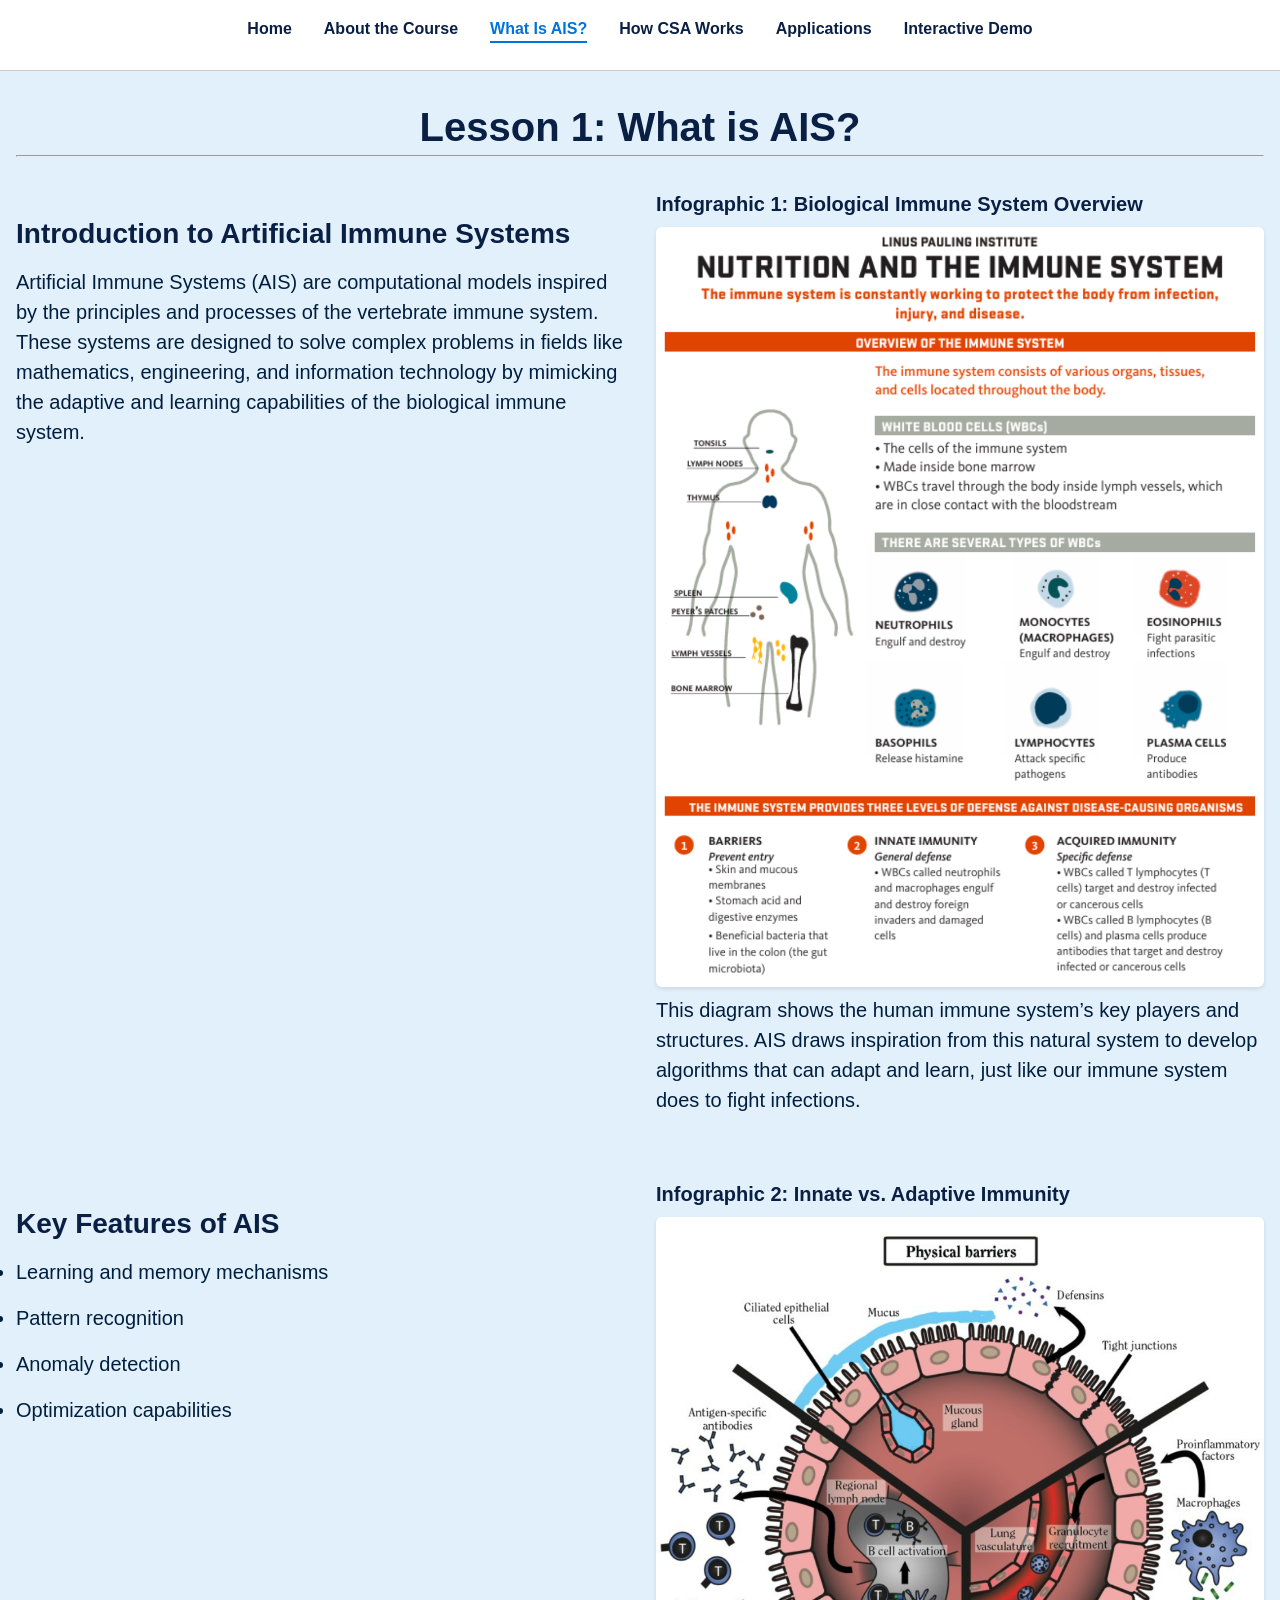
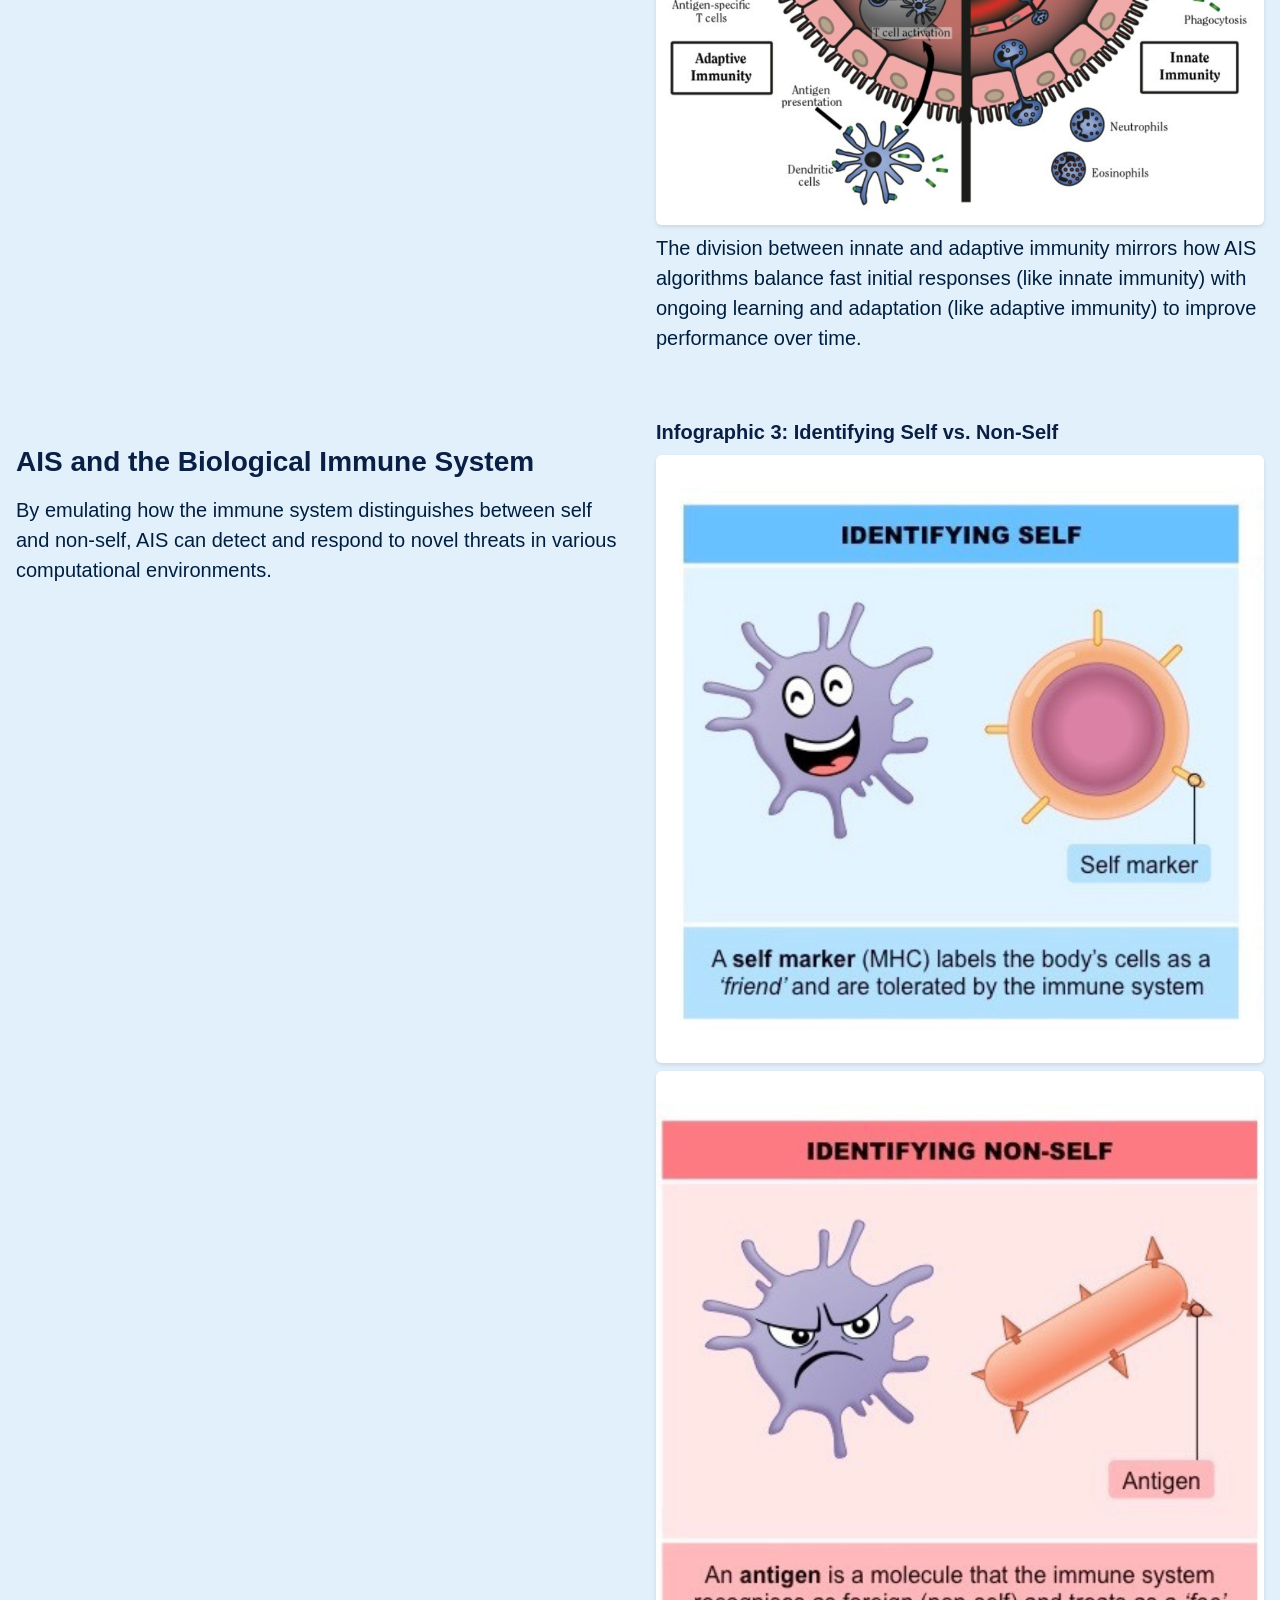
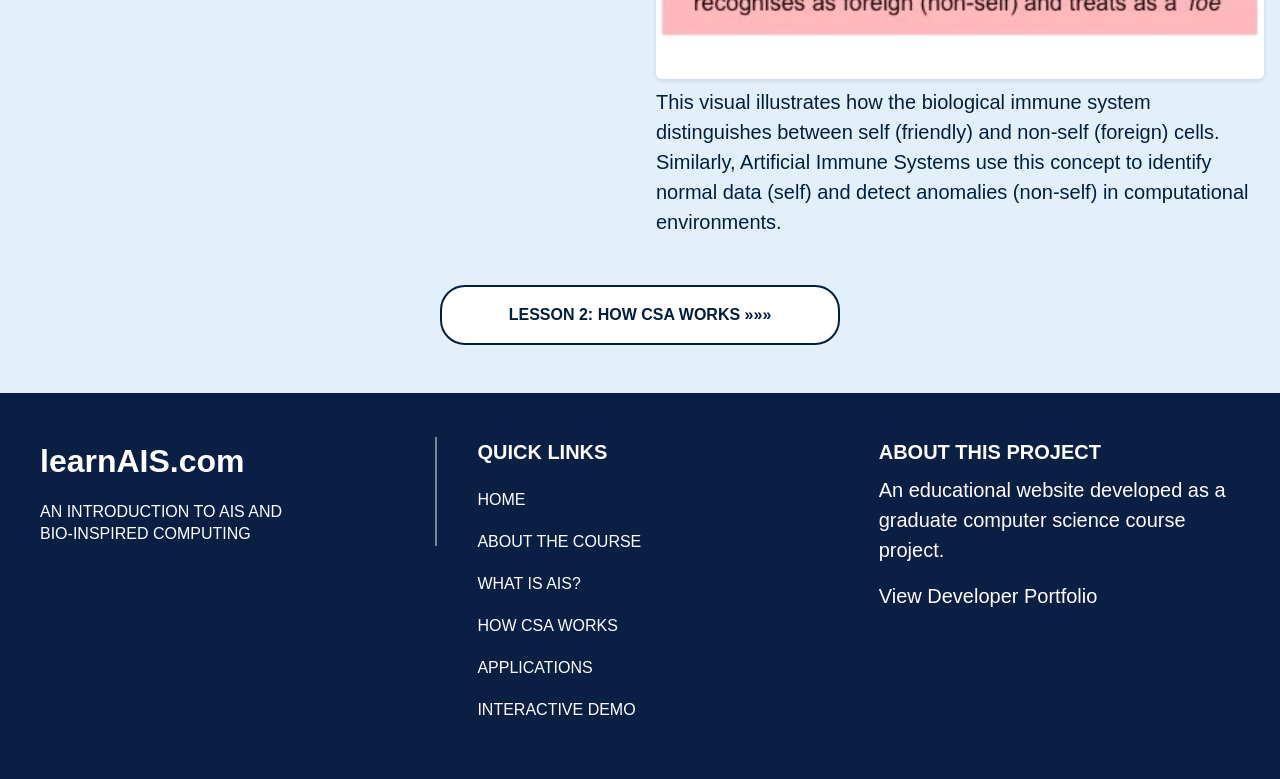
<file: what-is-ais.html>
<!DOCTYPE html>
<html lang="en">
<head>
  <meta charset="UTF-8" />
  <meta name="viewport" content="width=device-width, initial-scale=1.0" />
  <title>learnAIS.com – What is AIS?</title>
  <!-- Link to your existing global stylesheet -->
  <link rel="stylesheet" href="styles.css" />
</head>
<body>
  <!-- ───────────────────────────────────────────────────────────────────────────
       NAVIGATION BAR
       same as all other pages
  ─────────────────────────────────────────────────────────────────────────── -->
  <header class="site-header">
    <nav class="navbar">
      <ul class="nav-list">
        <li><a href="index.html">Home</a></li>
        <li><a href="about-the-course.html" >About the Course</a></li>
        <li><a href="what-is-ais.html"class="active" >What Is AIS?</a></li>
        <li><a href="how-csa-works.html">How CSA Works</a></li>
        <li><a href="applications.html">Applications</a></li>
        <li><a href="interactive-demo.html">Interactive Demo</a></li>
      </ul>
    </nav>
  </header>

  <!-- ───────────────────────────────────────────────────────────────────────────
       MAIN CONTENT
  ─────────────────────────────────────────────────────────────────────────── -->
  
  
   <!-- ======================
       HEADER / PAGE TITLE
       ====================== -->
  <header class="page-header">
    <div class="container">
      <h1 class="page-title">Lesson 1: What is AIS?</h1>
      <hr class="title-underline" />
    </div>
  </header>

  <!-- ======================
       MAIN CONTENT AREA
       ====================== -->
   <main class="container">
  <div class="content-grid">
    <!-- ROW 1, COL 1: Introduction text -->
    <div class="item--intro">
      <h2>Introduction to Artificial Immune Systems</h2>
      <p>
        Artificial Immune Systems (AIS) are computational models inspired by the
        principles and processes of the vertebrate immune system. These systems
        are designed to solve complex problems in fields like mathematics,
        engineering, and information technology by mimicking the adaptive and
        learning capabilities of the biological immune system.
      </p>
    </div>
    <!-- ROW 1, COL 2: Infographic 1 -->
    <div class="item--infographic1">
      <h3>Infographic 1: Biological Immune System Overview</h3>
      <div class="infographic-image">
        <img
          src="images/Image-what-is-ais-A.png"
          alt="Diagram showing the human immune system’s key players and structures"
        />
      </div>
      <p class="infographic-caption">
        This diagram shows the human immune system’s key players and structures.
        AIS draws inspiration from this natural system to develop algorithms that
        can adapt and learn, just like our immune system does to fight infections.
      </p>
    </div>

    <!-- ROW 2, COL 1: Key Features -->
    <div class="item--features">
      <h2>Key Features of AIS</h2>
      <ul>
        <li>Learning and memory mechanisms</li>
        <li>Pattern recognition</li>
        <li>Anomaly detection</li>
        <li>Optimization capabilities</li>
      </ul>
    </div>
    <!-- ROW 2, COL 2: Infographic 2 -->
    <div class="item--infographic2">
      <h3>Infographic 2: Innate vs. Adaptive Immunity</h3>
      <div class="infographic-image">
        <img
          src="images/Image-what-is-ais-B.png"
          alt="Illustration of innate and adaptive immunity"
        />
      </div>
      <p class="infographic-caption">
        The division between innate and adaptive immunity mirrors how AIS
        algorithms balance fast initial responses (like innate immunity) with
        ongoing learning and adaptation (like adaptive immunity) to improve
        performance over time.
      </p>
    </div>

    <!-- ROW 3, COL 1: AIS & Biological Immune System -->
    <div class="item--bio">
      <h2>AIS and the Biological Immune System</h2>
      <p>
        By emulating how the immune system distinguishes between self and
        non-self, AIS can detect and respond to novel threats in various
        computational environments.
      </p>
    </div>
    <!-- ROW 3, COL 2: Infographic 3 -->
    <div class="item--infographic3">
      <h3>Infographic 3: Identifying Self vs. Non-Self</h3>
      <div class="infographic-image">
        <img
          src="images/Image-what-is-ais-C.png"
          alt="Identifying self sequence (MHC self‐marker)"
        />
      </div>
      <div class="infographic-image">
        <img
          src="images/Image-what-is-ais-D.png"
          alt="Identifying non-self sequence (antigen detection)"
        />
      </div>
      <p class="infographic-caption">
        This visual illustrates how the biological immune system distinguishes
        between self (friendly) and non-self (foreign) cells. Similarly,
        Artificial Immune Systems use this concept to identify normal data
        (self) and detect anomalies (non-self) in computational environments.
      </p>
    </div>
  </div>


    <!-- ==========================
         LESSON NAVIGATION / BUTTON
         ========================== -->
 
  <div class="forward-button-container">
          <a href="how-csa-works.html" class="btn-forward">
            LESSON 2: HOW CSA WORKS &#x00BB;&#x00BB;&#x00BB;
          </a>
  </div>
</main>
  <!-- end main.container -->

   <!-- ───────────────────────────────────────────────────────────────────────────
       FOOTER
       same as on Home and all other pages
  ─────────────────────────────────────────────────────────────────────────── -->
 <footer class="site-footer">
    <div class="footer-container">
      <div class="footer-logo-block">
        <span class="footer-logo-text">learnAIS.com</span>
        <p class="footer-tagline">AN INTRODUCTION TO AIS AND BIO-INSPIRED COMPUTING</p>
      </div>
      <div class="footer-quicklinks">
        <h3>QUICK LINKS</h3>
        <ul>
         <li><a href="index.html">HOME</a></li> 
         <li><a href="about-the-course.html">ABOUT THE COURSE</a></li>
          <li><a href="what-is-ais.html">WHAT IS AIS?</a></li>
          <li><a href="how-csa-works.html">HOW CSA WORKS</a></li>
          <li><a href="applications.html">APPLICATIONS</a></li>
          <li><a href="interactive-demo.html">INTERACTIVE DEMO</a></li>
        </ul>
      </div>
      
      <div class="footer-contact">
        <h3>ABOUT THIS PROJECT</h3>

        <p>
          An educational website developed as a
          graduate computer science course project.
        </p>

        <p>
          <a href="https://avenpacha.github.io/">
            View Developer Portfolio
          </a>
        </p>
      </div>
    </div>
  </footer>
</body>
</html>
</body>
</html>
</file>
<file: styles.css>
/* ==========================================================================
   Global Reset + Base Styles
   ========================================================================== */
* {
  box-sizing: border-box;
  margin: 0;
  padding: 0;
}

html {
  font-family: 'Segoe UI', Tahoma, Geneva, Verdana, sans-serif;
  font-size: 16px; 
  line-height: 1.5;
  color: #001f3f; /* Dark navy for body text */
}

body {
  background-color: #E2F0FB; /* Light blue background */
}

/* -------------------------------------------------------------------
   CONTENT CONTAINER 
   ------------------------------------------------------------------- */
.container {
  max-width: 1324px;        
  margin: 2rem auto;        
  padding: 0 1rem;          
}

.container .inner {
  display: flex;
  flex-direction: column;   
  align-items: center;      
}



/* ==========================================================================
   TYPOGRAPHY + SIZING
   ========================================================================== */
h1, h2, h3 {
  color: #0A1F44; /* Very dark navy */
}

h1 {
  font-size: 2.5rem; /* 40px */
  line-height: 1.2;
  margin-bottom: 0.5rem;
}

h2 {
  font-size: 1.75rem; /* 28px */
  margin-top: 1.5rem;
  margin-bottom: 0.75rem;
}

h3 {
  font-size: 1.25rem; /* 20px */
  margin-bottom: 0.5rem;
}

p, li {
  font-size: 1.25rem; /* 20px */
  margin-bottom: 1rem;
}

a {
  color: #0A1F44; 
  text-decoration: none;
}

a:hover,
a:focus {
  text-decoration: underline;
}

/* ==========================================================================
   NAVIGATION BAR (SITE-HEADER)
   ========================================================================== */
.site-header {
  background-color: #ffffff; /* White nav background */
  border-bottom: 1px solid #CCCCCC;
  position: sticky;
  top: 0;
  z-index: 1000;
}

.navbar {
  max-width: 1200px;
  margin: 0 auto;
  padding: 0.75rem 1rem;
  display: flex;
  justify-content: center;
}

.nav-list {
  list-style: none;
  display: flex;
  flex-wrap: wrap;
  gap: 2rem; 
}

.nav-list li a {
  font-size: 1rem; /* 16px */
  font-weight: 600;
  color: #0A1F44;
  transition: color 0.2s ease;
}

.nav-list li a:hover,
.nav-list li a:focus {
  color: #0074D9; /* bright blue on hover */
}

.nav-list li a.active {
  color: #0074D9;
  border-bottom: 2px solid #0074D9;
  padding-bottom: 0.25rem;
}

/* ===================================
   HOME PAGE HERO SECTION (LEFT + RIGHT)
==================================== */

/* HERO CONTAINER */
.main-container {
  display: flex;
  flex-wrap: wrap;
  justify-content: center;
  align-items: flex-start;
  gap: 2rem;
  padding: 4rem 1rem; 
  flex: 1 0 auto;
  margin: 0 auto;
  min-height: calc(100vh - 72px); 
  
}

/* HERO LEFT */
.hero-left {
  flex: 1 1 400px;
  max-width: fit-content;
  display: flex;
  flex-direction: column;
  justify-content: center;
  align-items: center;
}
.hero-left img {
  width: 100%;
  height: auto;
  border-radius: 10px;
  box-shadow: 0 4px 8px rgba(0, 0, 0, 0.1);
}

/* HERO RIGHT */
.hero-right {
  flex: 1 1 400px;
  max-width: fit-content;
  display: flex;
  flex-direction: column;
  justify-content: center;
  align-items: center;
}
.hero-right .text-block {
  width: 100%;
  margin-bottom: 0.25rem;
  text-align: center;
}
.hero-right h2 {
  line-height: normal;
  font-size: 2.5rem; /* 40px */
  color: #001f3f;
  margin-bottom: 0.5rem;
}
.hero-right h3 {
  color: #001f3f;
  text-transform: uppercase;
  letter-spacing: 0.05em;
}

/* PRIMARY BUTTON IN HERO */
.start-course-wrapper {
  width: 100%;
  margin: 2rem 0;
}
.btn-primary {
  display: inline-block;
  background-color: #001f3f;
  color: #ffffff;
  font-weight: 600;
  padding: 1.25rem 0; /* top/bottom 16px */
  border-radius: 25px;
  border: none;
  cursor: pointer;
  transition: background-color 0.2s ease-in-out;
  width: 100%; 
  text-align: center;
}
.btn-primary:hover {
  background-color: #007bff;
}

/* SECONDARY BUTTON GRID */
.secondary-buttons {
  display: grid;
  grid-template-columns: repeat(2, 1fr);
  gap: 1rem; 
  width: 100%;
  margin-bottom: 1rem;
}
.btn-secondary {
  background-color: #ffffff;
  color: #001f3f;
  font-size: 1.25rem; /* 20px */
  font-weight: 600;
  padding: 1rem 2rem; 
  border-radius: 25px;
  border: 2px solid #001f3f;
  cursor: pointer;
  transition: background-color 0.2s ease-in-out, color 0.2s ease-in-out;
  text-align: center;
  width: 100%; 
}
.btn-secondary:hover {
  background-color: #001f3f;
  color: #ffffff;
}

/* ==========================================================================
   ABOUT PAGE MAIN CONTENT AREA
   ========================================================================== */
.about-page {
  display: flex;
  flex-direction: column;
  min-height: calc(100vh - 72px); 
}

.hero-section {
  background-color: #E2F0FB;
  display: flex;
  flex-direction: column;
  justify-content: center;
  align-items: center;
  padding: 4rem 1rem; 
  flex: 1 0 auto;
}

.hero-single-col {
  max-width: 800px;
  width: 100%;
}

.page-title {
  font-size: 2.5rem; /* 40px */
  color: #0A1F44;
  text-align: center;
  margin-bottom: 0.25rem;
}

.title-divider {
  width: 80%;
  height: 2px;
  background-color: #0A1F44;
  border: none;
  margin: 0.5rem auto 2rem auto;
}

.hero-copy {
  display: flex;
  flex-direction: column;
}

.intro-bold {
  font-weight: 700;
  margin-bottom: 1rem;
}

.section-subtitle {
  font-size: 1.5rem; /* 24px */
  font-weight: 600;
  margin-top: 2rem;
  margin-bottom: 0.5rem;
}

.course-list {
  list-style: disc inside;
  margin-left: 1rem;
  margin-bottom: 1rem;
}

.course-list li {
  margin-bottom: 0.5rem;
}

.tip {
  font-style: italic;
  margin-top: 1rem;
  margin-bottom: 2rem;
}

/* ==========================================================================
   WHAT IS AIS MAIN CONTENT AREA
   ========================================================================== */

/* ======================
   TWO-COLUMN GRID LAYOUT
   ====================== */
.content-grid {
  display: grid;
  grid-template-columns: 1fr 1fr; /* two columns by default */
  column-gap: 2rem;
  row-gap: 3rem;
}

.item--intro        { grid-column: 1; grid-row: 1; }
.item--infographic1 { grid-column: 2; grid-row: 1; }

.item--features     { grid-column: 1; grid-row: 2; }
.item--infographic2 { grid-column: 2; grid-row: 2; }

.item--bio          { grid-column: 1; grid-row: 3; }
.item--infographic3 { grid-column: 2; grid-row: 3; }

.infographic-image img {
  width: 100%;
  height: auto;
  display: block;
  border-radius: 6px;
  box-shadow: 0 2px 4px rgba(0,0,0,0.1);
  margin-bottom: 0.5rem;
}

/* ========================================================
   COLLAPSE “.content-grid” INTO A SINGLE COLUMN ON MOBILE
   ======================================================== */
@media (max-width: 768px) {
  /* 1) Force the container itself to become one column */
  .content-grid {
    grid-template-columns: 1fr;
    grid-auto-rows: auto;
  }
  .content-grid [class*="item--"] {
    grid-column: 1 / -1 !important;
  }
}

/* ==========================================================================
   Applications Main Content Area
   ========================================================================== */
 .section-backdrop {
  background-color: #fdfdfd;
  border-radius: 12px;
  padding: 1.5rem;
  margin-bottom: 2rem;
}

.section-backdrop .row {
  display: flex;
  flex-wrap: wrap;
}

.section-backdrop .left-col,
.section-backdrop .right-col {
  flex: 1;
  min-width: 280px;
  padding: 0 1rem;
}

.responsive-img {
  max-width: 100%;
  height: auto;
}


/* ───────────────────────────────────────────────────────────────────────────
   Responsive: collapse to single column on narrow viewports
   ─────────────────────────────────────────────────────────────────────────── */
@media (max-width: 768px) {
  .grid-row {
    grid-template-columns: 1fr;   /* switch to a single column */
    row-gap: 1.5rem;              /* add some vertical gap when stacked */
  }
}


/* ==========================================================================
   FORWARD BUTTONS 
   (to move to the next lesson)
   ========================================================================== */

/* Forward button */
.forward-button-container {
  display: flex;
  justify-content: center; /* center contents horizontally */
  margin: 2rem 0;
  padding: 0;
}

.btn-forward {
  background-color: #ffffff;
  color: #001f3f;
  font-size: 1rem;       /* 16px */
  font-weight: 600;
  padding: 1rem 2rem;    
  border-radius: 25px;
  border: 2px solid #001f3f;
  cursor: pointer;
  transition: background-color 0.2s ease-in-out, color 0.2s ease-in-out;

  /* Span the full width of the parent flex container */
  width: 100%;
  max-width: 400px;     
  text-align: center;
}

.btn-forward:hover,
.btn-forward:focus {
  background-color: #005bb5; /* darker blue */
  color: #ffffff;           /* make text white on hover for contrast */
}


/* ==========================================================================
   FOOTER
   ========================================================================== */
/* ==========================================================================
   FOOTER
   ========================================================================== */
.site-footer {
  background-color: #0A1F44;
  color: #FFFFFF;
  padding: 2.75rem 1rem;
  margin-top: 3rem;
}

.footer-container {
  max-width: 1200px;
  margin: 0 auto;
  display: grid;
  grid-template-columns: 1.1fr 1fr 1fr;
  gap: 2.5rem;
  align-items: start;
}

.footer-logo-block {
  padding-right: 2rem;
  border-right: 2px solid rgba(255, 255, 255, 0.45);
}

.footer-logo-text {
  display: block;
  font-size: 2rem;
  font-weight: 700;
  color: #FFFFFF;
  margin-bottom: 1rem;
}

.footer-tagline {
  font-size: 1rem;
  line-height: 1.4;
  color: #FFFFFF;
  max-width: 260px;
  text-transform: uppercase;
  margin: 0;
}

.footer-quicklinks h3,
.footer-project h3 {
  font-size: 1.25rem;
  color: #FFFFFF;
  margin-bottom: 1rem;
}

.footer-quicklinks ul {
  list-style: none;
  padding: 0;
  margin: 0;
}

.footer-quicklinks ul li {
  margin-bottom: 0.75rem;
}

.footer-quicklinks ul li a {
  color: #FFFFFF;
  font-size: 1rem;
  text-decoration: none;
}

.footer-quicklinks ul li a:hover,
.footer-quicklinks ul li a:focus {
  text-decoration: underline;
}

.footer-project-text {
  font-size: 1rem;
  line-height: 1.6;
  color: #FFFFFF;
  margin-bottom: 1rem;
  max-width: 320px;
}

.footer-portfolio-link {
  display: inline-block;
  color: #FFFFFF;
  font-size: 1rem;
  font-weight: 600;
  text-decoration: none;
  border-bottom: 1px solid transparent;
  padding-bottom: 0.1rem;
}

.footer-portfolio-link:hover,
.footer-portfolio-link:focus {
  border-bottom-color: #FFFFFF;
  text-decoration: none;
}

/* ==========================================================================
   FOOTER RESPONSIVE
   ========================================================================== */
@media (max-width: 768px) {
  .footer-container {
    grid-template-columns: 1fr;
    gap: 1.75rem;
    text-align: left;
  }

  .footer-logo-block {
    border-right: none;
    border-bottom: 1px solid rgba(255, 255, 255, 0.35);
    padding-right: 0;
    padding-bottom: 1.5rem;
  }

  .footer-tagline,
  .footer-project-text {
    max-width: 100%;
  }
}

/* ==========================================================================
   MEDIA QUERIES (RESPONSIVE)
   ========================================================================== */
@media (max-width: 768px) {
  .nav-list {
    gap: 1rem;
    flex-wrap: wrap;
    justify-content: center;
  }

  .hero-section {
    padding: 2.5rem 1rem;
  }
  .title-divider {
    width: 100%;
  }

  .hero-single-col {
    padding: 0 1rem;
  }

  .section-subtitle {
    font-size: 1.375rem; /* 22px */
  }

  .course-list {
    margin-left: 1.5rem;
  }

  .btn-forward {
    width: 100%;
    padding: 1rem 1rem;
    font-size: 1.125rem; /* 18px */
  }

}

@media (max-width: 480px) {
  .page-title {
    font-size: 2rem; /* 32px */
  }
  .h1, .h2, .h3 {
    text-align: center;
  }
  .hero-copy p,
  .tip {
    font-size: 1.125rem; /* 18px */
  }
  .course-list {
    margin-left: 1rem;
  }
  .footer-logo-text {
    font-size: 1.25rem; /* 20px */
  }
  .footer-tagline {
    font-size: 0.9rem; /* 14.4px */
  }
}

/* ======================================
   RESPONSIVE ADJUSTMENTS (below 768px)
======================================= */
@media (max-width: 768px) {
  .main-container {
    flex-direction: column;
    align-items: center;
    padding: 1.5rem; /* 24px */
    min-height: auto; /* allow content to shrink on very small screens */
  }
  .hero-left,
  .hero-right {
    width: 100%;
  }
  .hero-right h2 {
    font-size: 2rem; /* 32px */
  }
  .hero-right h3 {
    font-size: 1.125rem; /* 18px */
  }
  .hero-copy p {
    text-align: center;
  }
  footer {
    flex-direction: column;
    align-items: center;
  }
  .footer-column {
    text-align: center;
    max-width: none;
  }

}

/* Ensure all footer headings and links are visible */

.site-footer h3,
.site-footer a {
  color: #FFFFFF;
}

.site-footer a:hover,
.site-footer a:focus {
  color: #FFFFFF;
  text-decoration: underline;
}
</file>
